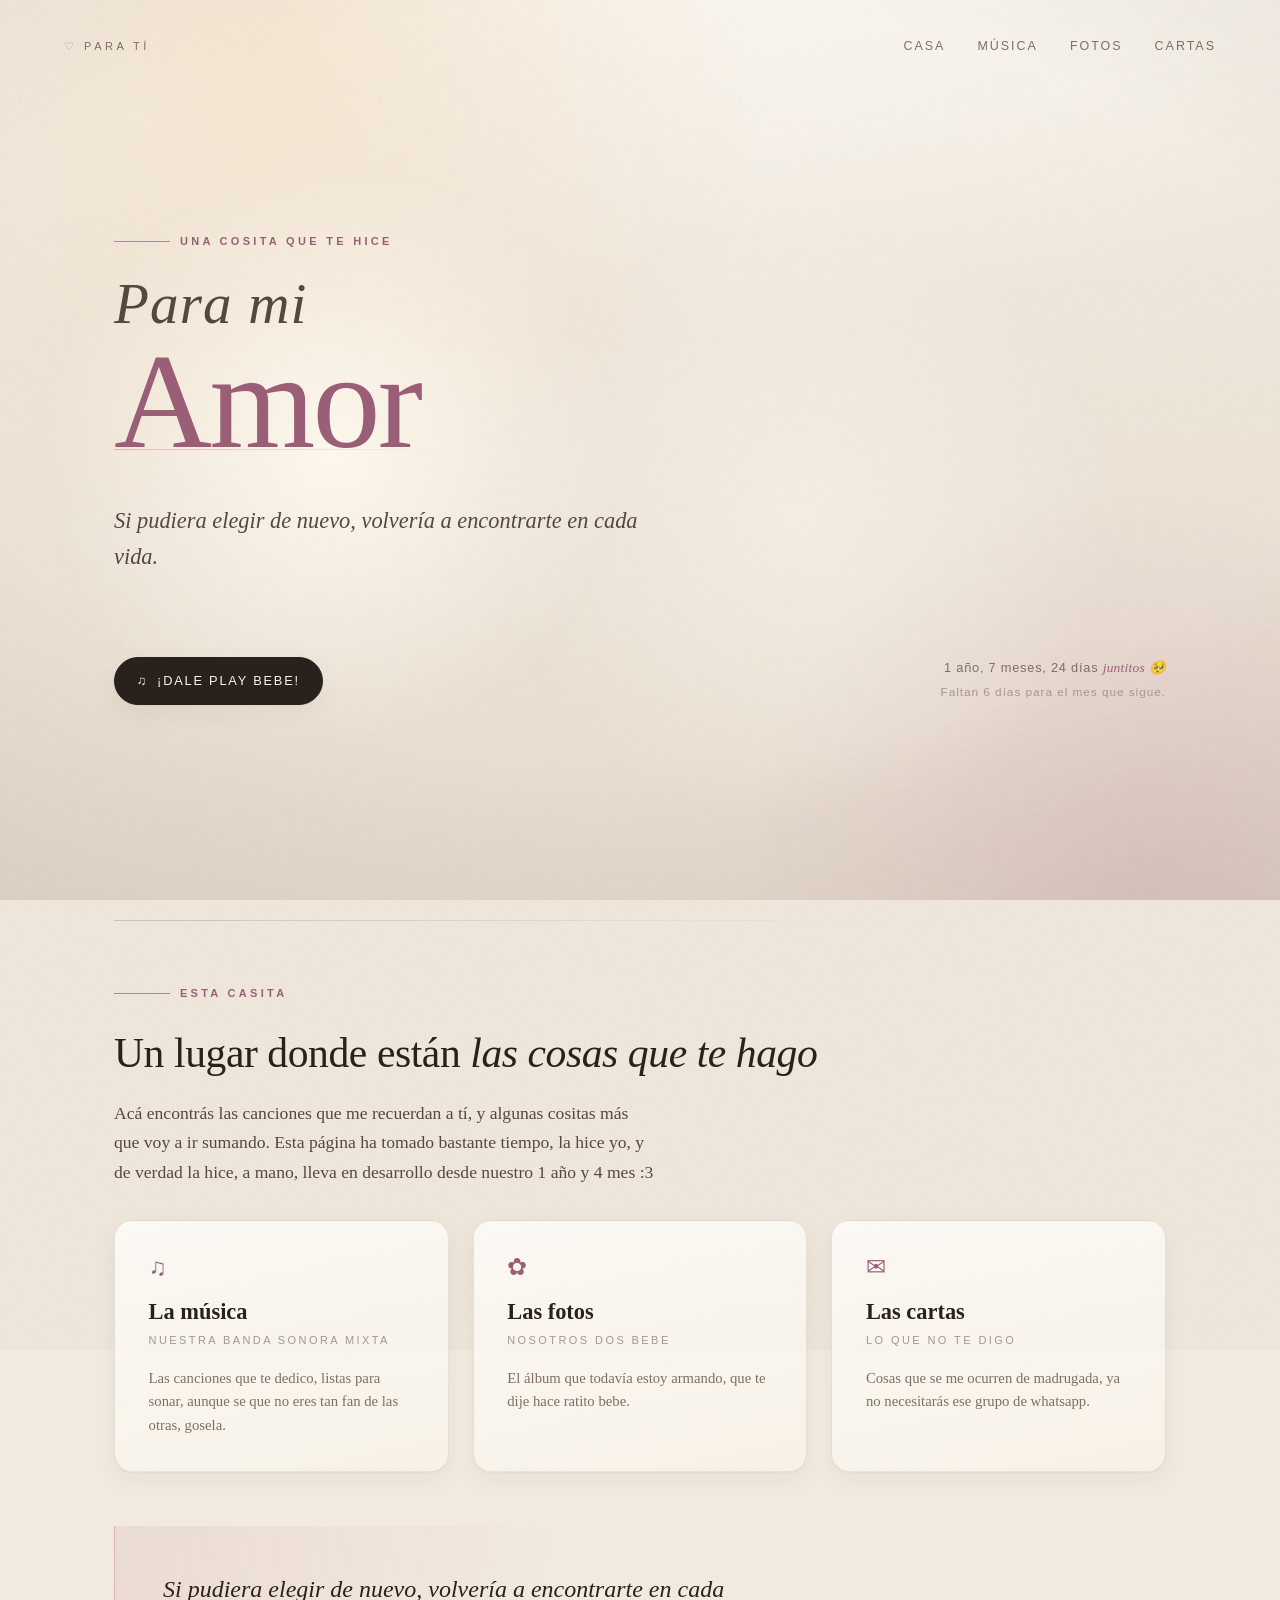
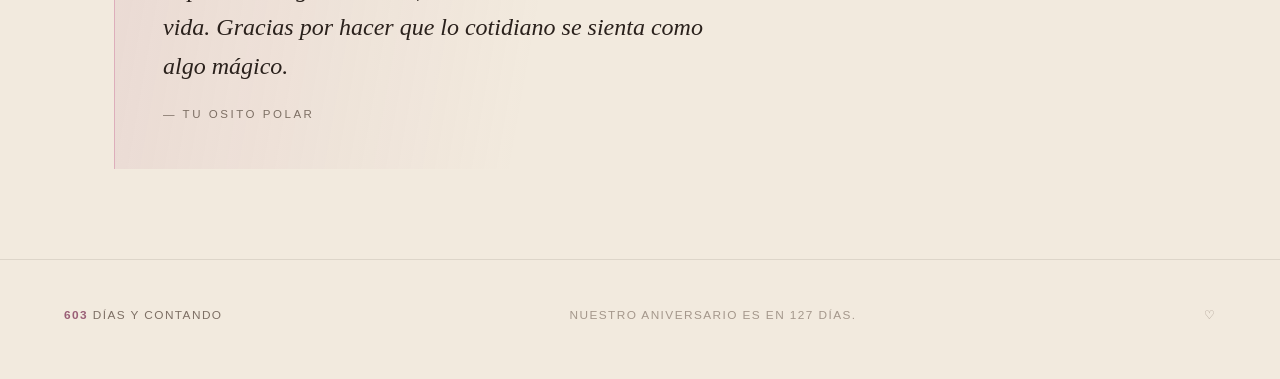
<file: index.html>
<!DOCTYPE html>
<html lang="es">
<head>
<meta charset="utf-8" />
<meta name="viewport" content="width=device-width, initial-scale=1, viewport-fit=cover" />

<title>Para vos ♥</title>
<meta name="description" content="Una casita en internet, hecha a mano, sólo para vos." />
<meta name="theme-color" content="#f2eade" />
<meta name="color-scheme" content="light" />
<meta name="author" content="hecho con todo mi corazón" />

<!-- Privacidad: que esto no aparezca en Google. No es una garantía,
     pero es lo único que se puede hacer en un sitio estático. -->
<meta name="robots" content="noindex, nofollow" />

<!-- Para que se vea lindo cuando compartís el link por WhatsApp -->
<link rel="canonical" href="https://TU-USUARIO.github.io/TU-REPO/" />
<meta property="og:url" content="https://TU-USUARIO.github.io/TU-REPO/" />
<meta property="og:type" content="website" />
<meta property="og:title" content="Para vos ♥" />
<meta property="og:description" content="Una casita en internet, hecha a mano, sólo para vos." />
<meta property="og:image" content="assets/img/og-cover.jpg" />
<meta property="og:locale" content="es_LA" />
<meta name="twitter:card" content="summary_large_image" />

<!-- Para "agregar a la pantalla de inicio" en el celular -->
<link rel="manifest" href="manifest.webmanifest" />
<meta name="apple-mobile-web-app-capable" content="yes" />
<meta name="apple-mobile-web-app-status-bar-style" content="default" />
<meta name="apple-mobile-web-app-title" content="Para vos" />
<link rel="apple-touch-icon" href="assets/img/apple-touch-icon.png" />
<link rel="icon" href="assets/img/favicon.svg" type="image/svg+xml" />

<link rel="stylesheet" href="assets/css/base.css" />
<link rel="stylesheet" href="assets/css/index.css" />
</head>

<body data-page="index">

  <header class="nav">
    <a class="nav-mark" href="index.html"><span class="mark-heart">♡</span> <span data-bind="site.shortTitle">para vos</span></a>
    <nav class="nav-links" aria-label="Secciones">
      <a href="index.html">casa</a>
      <a href="musica.html">música</a>
      <a href="fotos.html">fotos</a>
      <a href="cartas.html">cartas</a>
    </nav>
  </header>

  <main>
    <div class="wrap">

      <section class="hero">
        <p class="eyebrow" data-bind="home.eyebrow">una cosita que hice</p>

        <h1 class="hero-title">
          <span class="title-lead" data-bind="her.greeting">Para mi</span>
          <span id="heroWord">osita</span>
        </h1>

        <div class="phrase-slot" id="phrases" aria-live="polite"></div>

        <div class="hero-foot">
          <a class="btn btn-solid" href="musica.html">
            <span aria-hidden="true">♫</span> ¡Dale Play Bebe!
          </a>
          <p class="hero-meta">
            <span data-counter="sentence"></span><span class="serif-it">juntitos 🥺</span>
            <br />
            <span class="muted small" data-counter="monthly"></span>
          </p>
        </div>
      </section>

      <hr class="rule" />

      <section aria-labelledby="casitaTitle">
        <p class="eyebrow" data-reveal="la casita">esta casita</p>
        <h2 class="section-title" id="casitaTitle" data-reveal="la casita">Un lugar donde están
          <em>las cosas que te hago</em></h2>
        <p class="lede" data-reveal="la casita" data-reveal-delay="80" data-bind="home.intro">
          Acá encontrás las canciones que me recuerdan a vos.
        </p>

        <div class="modules" id="modules"></div>

        <blockquote class="letter" data-reveal="la carta">
          <p data-bind="home.letter">Si pudiera elegir de nuevo, volvería a encontrarte en cada vida.
          Gracias por hacer que lo cotidiano se sienta como algo mágico.</p>
          <footer>— <span data-bind="us.signedBy">el que te escribe esto</span></footer>
        </blockquote>
      </section>

    </div>
  </main>

  <footer class="site-foot">
    <span class="foot-time"><b data-counter="total">·</b> días <span class="nav-hide-xs">y contando</span></span>
    <span data-counter="yearly"></span>
    <a href="index.html">♡</a>
  </footer>

  <script src="config.js"></script>
  <script src="tracks.js"></script>
  <script src="assets/js/app.js"></script>
</body>
</html>
</file>
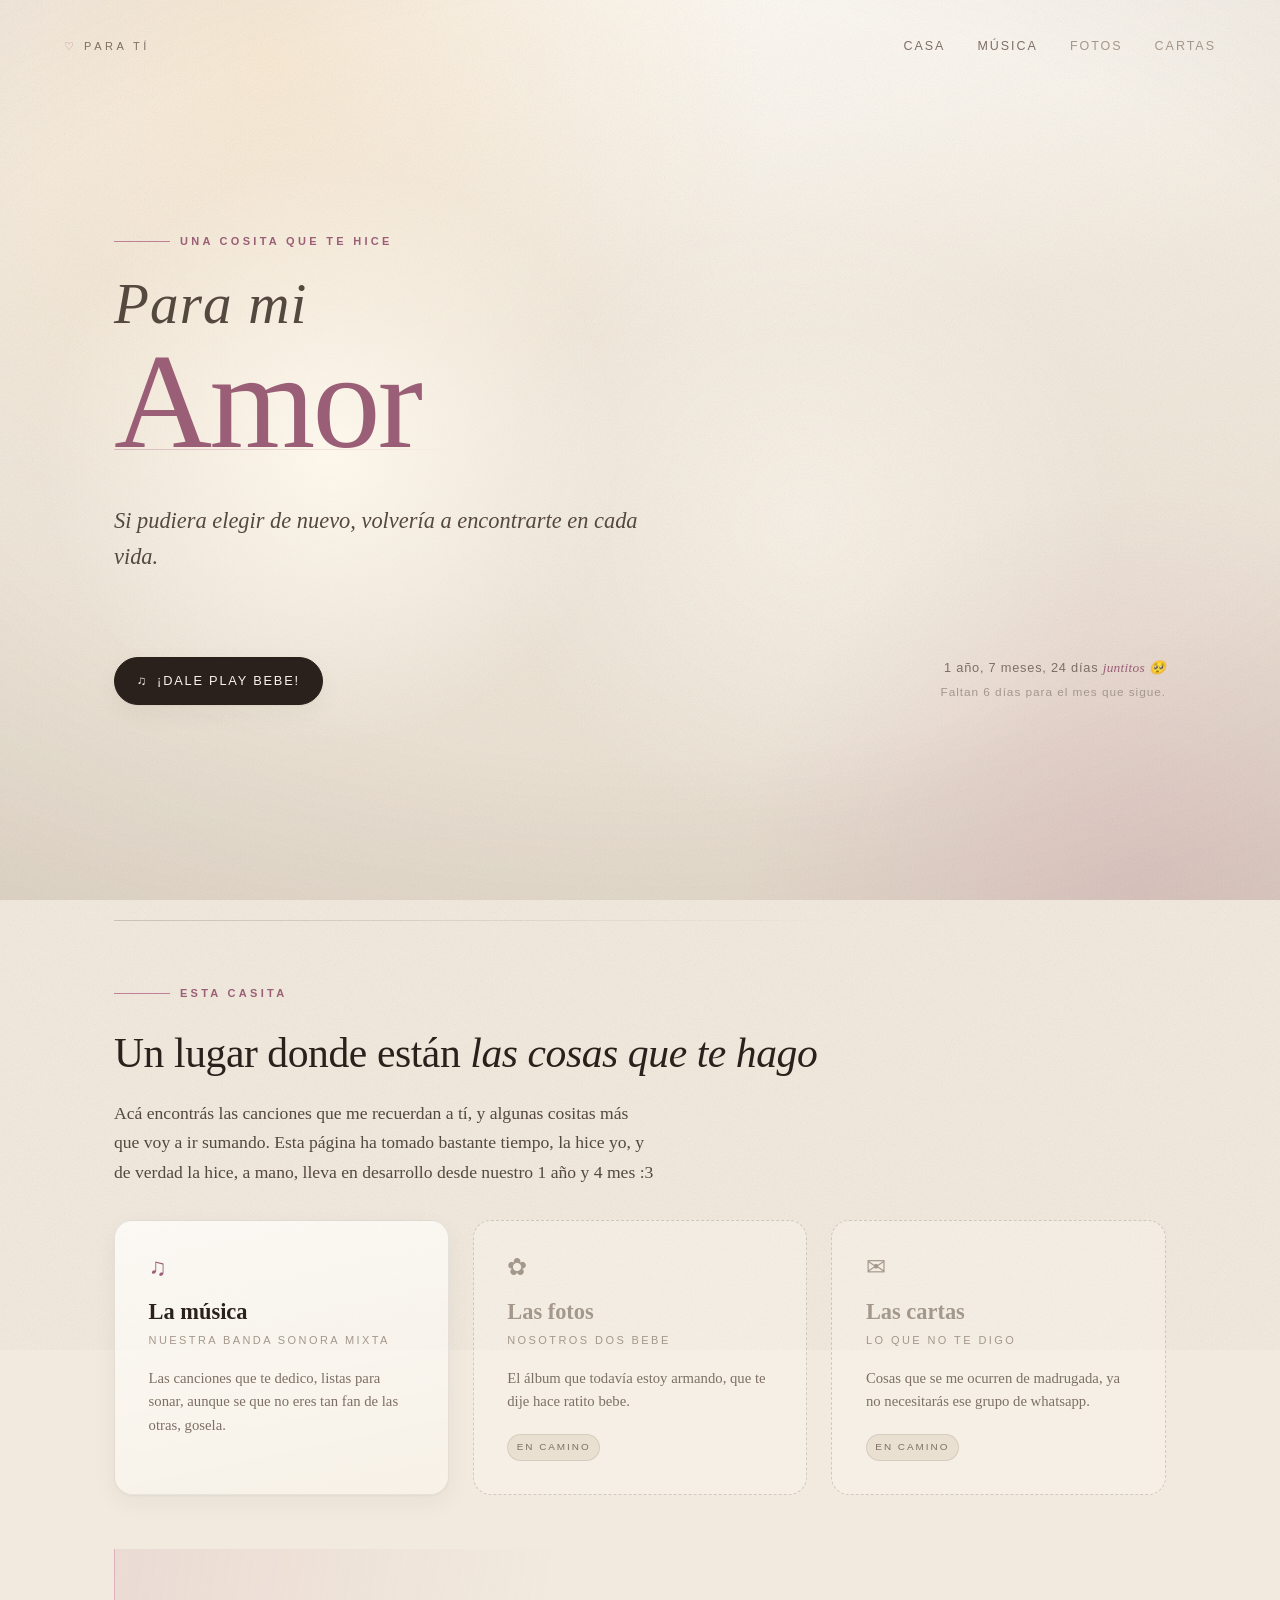
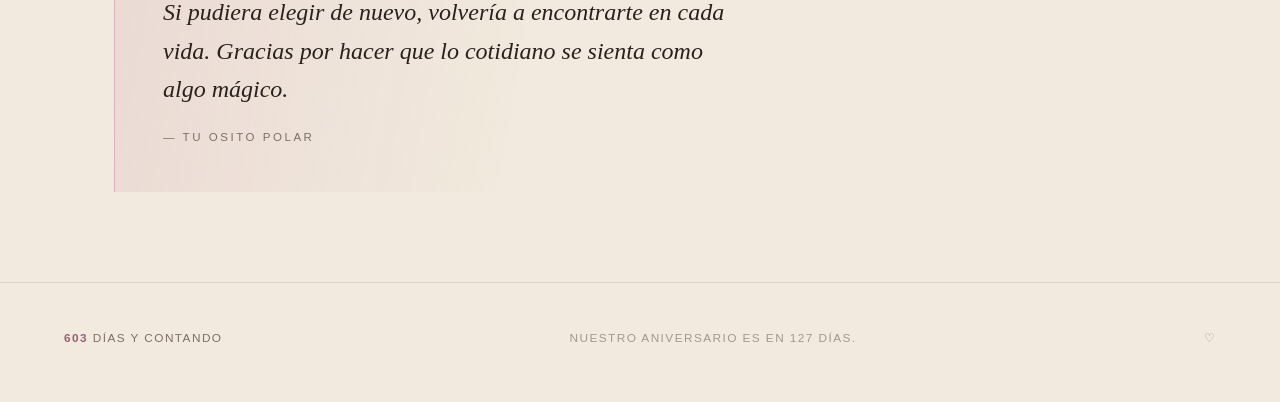
<file: sitio/index.html>
<!DOCTYPE html>
<html lang="es">
<head>
<meta charset="utf-8" />
<meta name="viewport" content="width=device-width, initial-scale=1, viewport-fit=cover" />

<title>Para vos ♥</title>
<meta name="description" content="Una casita en internet, hecha a mano, sólo para vos." />
<meta name="theme-color" content="#f2eade" />
<meta name="color-scheme" content="light" />
<meta name="author" content="hecho con todo mi corazón" />

<!-- Privacidad: que esto no aparezca en Google. No es una garantía,
     pero es lo único que se puede hacer en un sitio estático. -->
<meta name="robots" content="noindex, nofollow" />

<!-- Para que se vea lindo cuando compartís el link por WhatsApp -->
<link rel="canonical" href="https://TU-USUARIO.github.io/TU-REPO/" />
<meta property="og:url" content="https://TU-USUARIO.github.io/TU-REPO/" />
<meta property="og:type" content="website" />
<meta property="og:title" content="Para vos ♥" />
<meta property="og:description" content="Una casita en internet, hecha a mano, sólo para vos." />
<meta property="og:image" content="assets/img/og-cover.jpg" />
<meta property="og:locale" content="es_LA" />
<meta name="twitter:card" content="summary_large_image" />

<!-- Para "agregar a la pantalla de inicio" en el celular -->
<link rel="manifest" href="manifest.webmanifest" />
<meta name="apple-mobile-web-app-capable" content="yes" />
<meta name="apple-mobile-web-app-status-bar-style" content="default" />
<meta name="apple-mobile-web-app-title" content="Para vos" />
<link rel="apple-touch-icon" href="assets/img/apple-touch-icon.png" />
<link rel="icon" href="assets/img/favicon.svg" type="image/svg+xml" />

<link rel="stylesheet" href="assets/css/base.css" />
<link rel="stylesheet" href="assets/css/index.css" />
</head>

<body data-page="index">

  <header class="nav">
    <a class="nav-mark" href="index.html"><span class="mark-heart">♡</span> <span data-bind="site.shortTitle">para vos</span></a>
    <nav class="nav-links" aria-label="Secciones">
      <a href="index.html">casa</a>
      <a href="musica.html">música</a>
      <a href="fotos.html" data-soon="true" class="nav-hide-xs">fotos</a>
      <a href="cartas.html" data-soon="true">cartas</a>
    </nav>
  </header>

  <main>
    <div class="wrap">

      <section class="hero">
        <p class="eyebrow" data-bind="home.eyebrow">una cosita que hice</p>

        <h1 class="hero-title">
          <span class="title-lead" data-bind="her.greeting">Para mi</span>
          <span id="heroWord">osita</span>
        </h1>

        <div class="phrase-slot" id="phrases" aria-live="polite"></div>

        <div class="hero-foot">
          <a class="btn btn-solid" href="musica.html">
            <span aria-hidden="true">♫</span> ¡Dale Play Bebe!
          </a>
          <p class="hero-meta">
            <span data-counter="sentence"></span><span class="serif-it">juntitos 🥺</span>
            <br />
            <span class="muted small" data-counter="monthly"></span>
          </p>
        </div>
      </section>

      <hr class="rule" />

      <section aria-labelledby="casitaTitle">
        <p class="eyebrow" data-reveal="la casita">esta casita</p>
        <h2 class="section-title" id="casitaTitle" data-reveal="la casita">Un lugar donde están
          <em>las cosas que te hago</em></h2>
        <p class="lede" data-reveal="la casita" data-reveal-delay="80" data-bind="home.intro">
          Acá encontrás las canciones que me recuerdan a vos.
        </p>

        <div class="modules" id="modules"></div>

        <blockquote class="letter" data-reveal="la carta">
          <p data-bind="home.letter">Si pudiera elegir de nuevo, volvería a encontrarte en cada vida.
          Gracias por hacer que lo cotidiano se sienta como algo mágico.</p>
          <footer>— <span data-bind="us.signedBy">el que te escribe esto</span></footer>
        </blockquote>
      </section>

    </div>
  </main>

  <footer class="site-foot">
    <span class="foot-time"><b data-counter="total">·</b> días <span class="nav-hide-xs">y contando</span></span>
    <span data-counter="yearly"></span>
    <a href="index.html">♡</a>
  </footer>

  <script src="config.js"></script>
  <script src="tracks.js"></script>
  <script src="assets/js/app.js"></script>
</body>
</html>
</file>
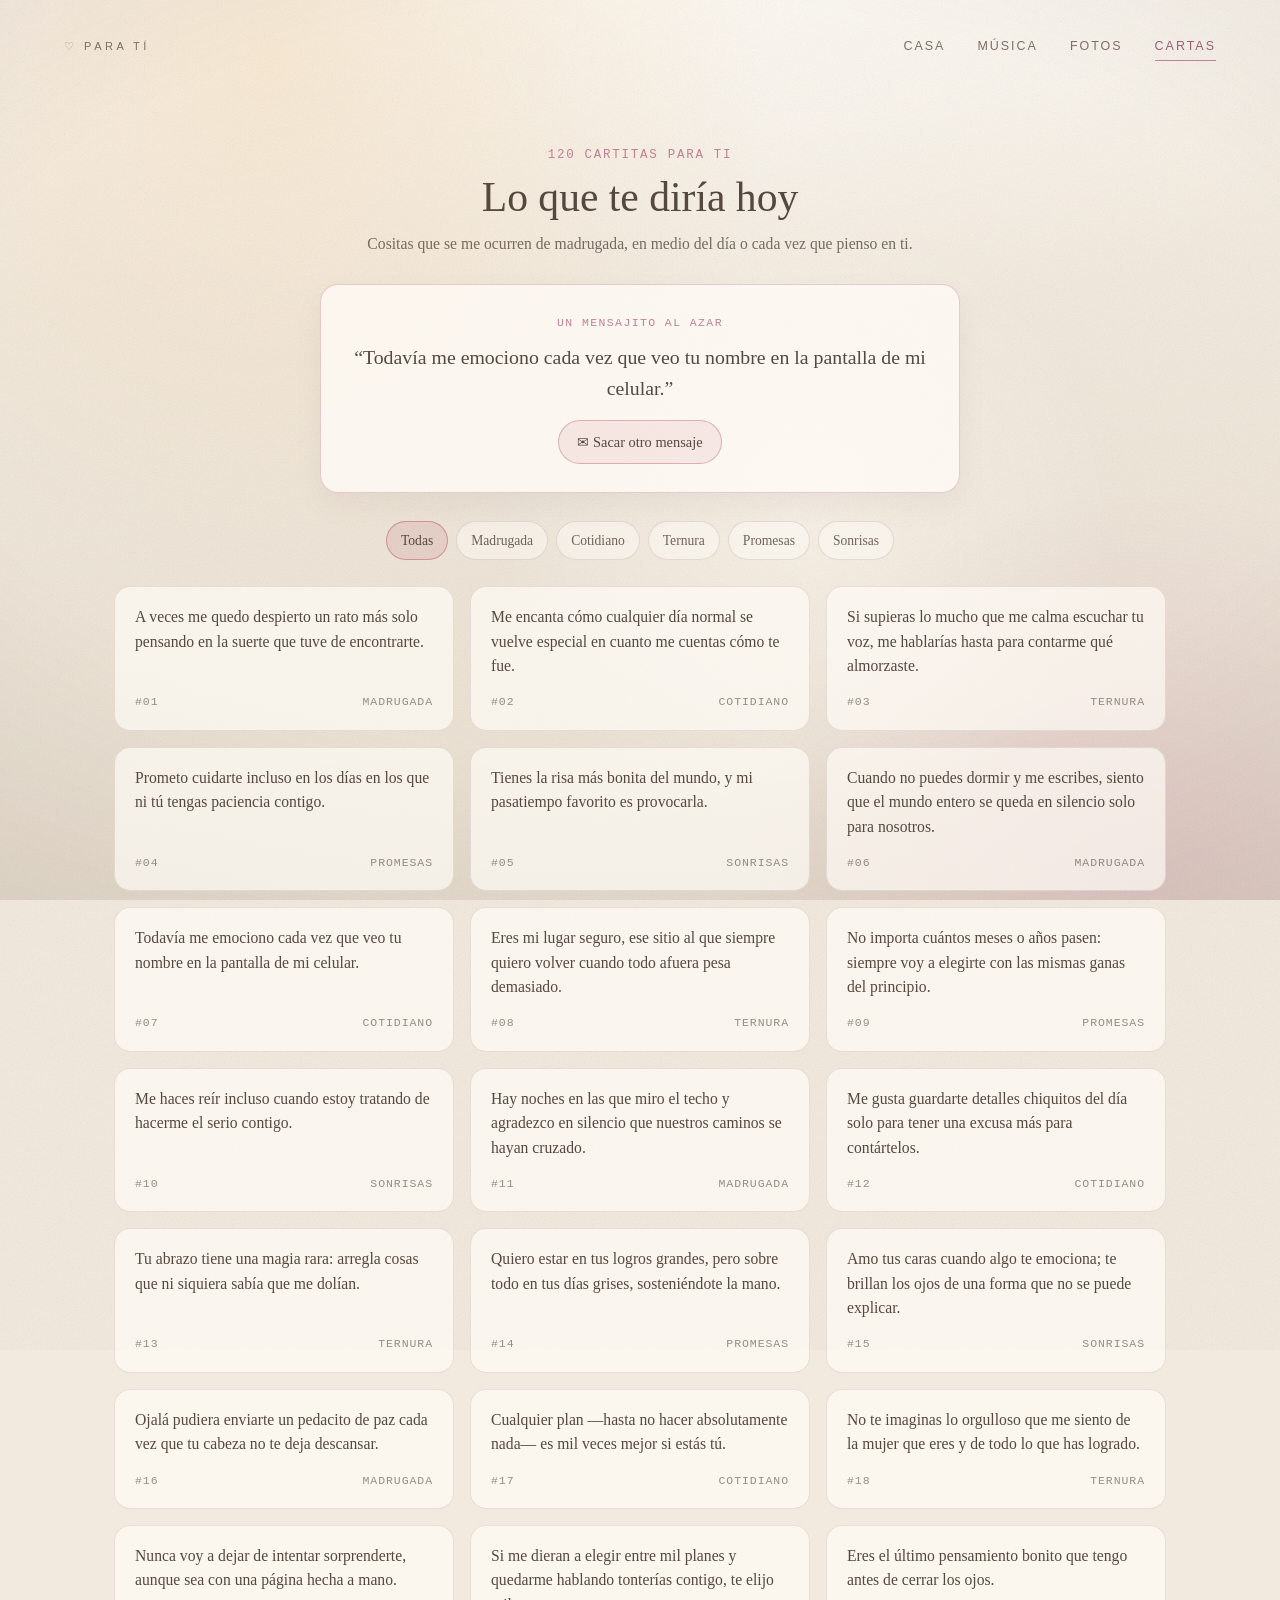
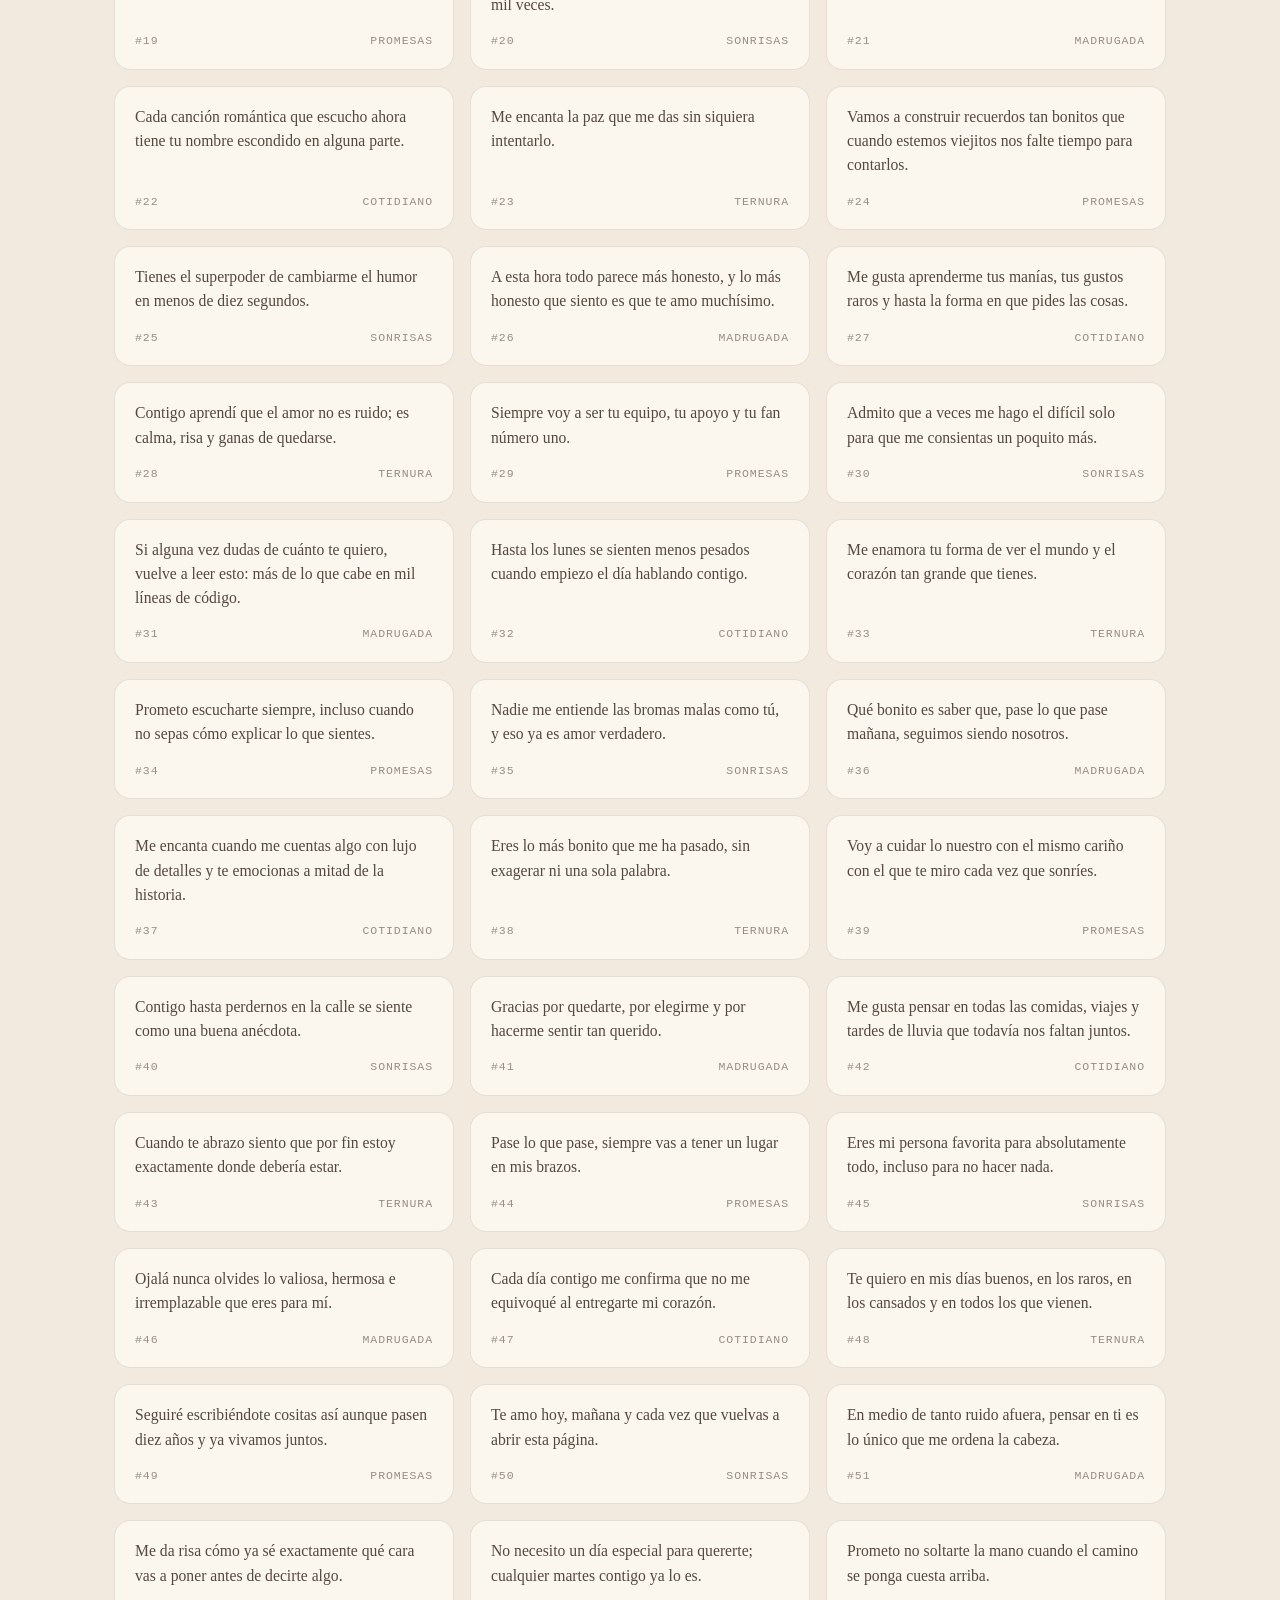
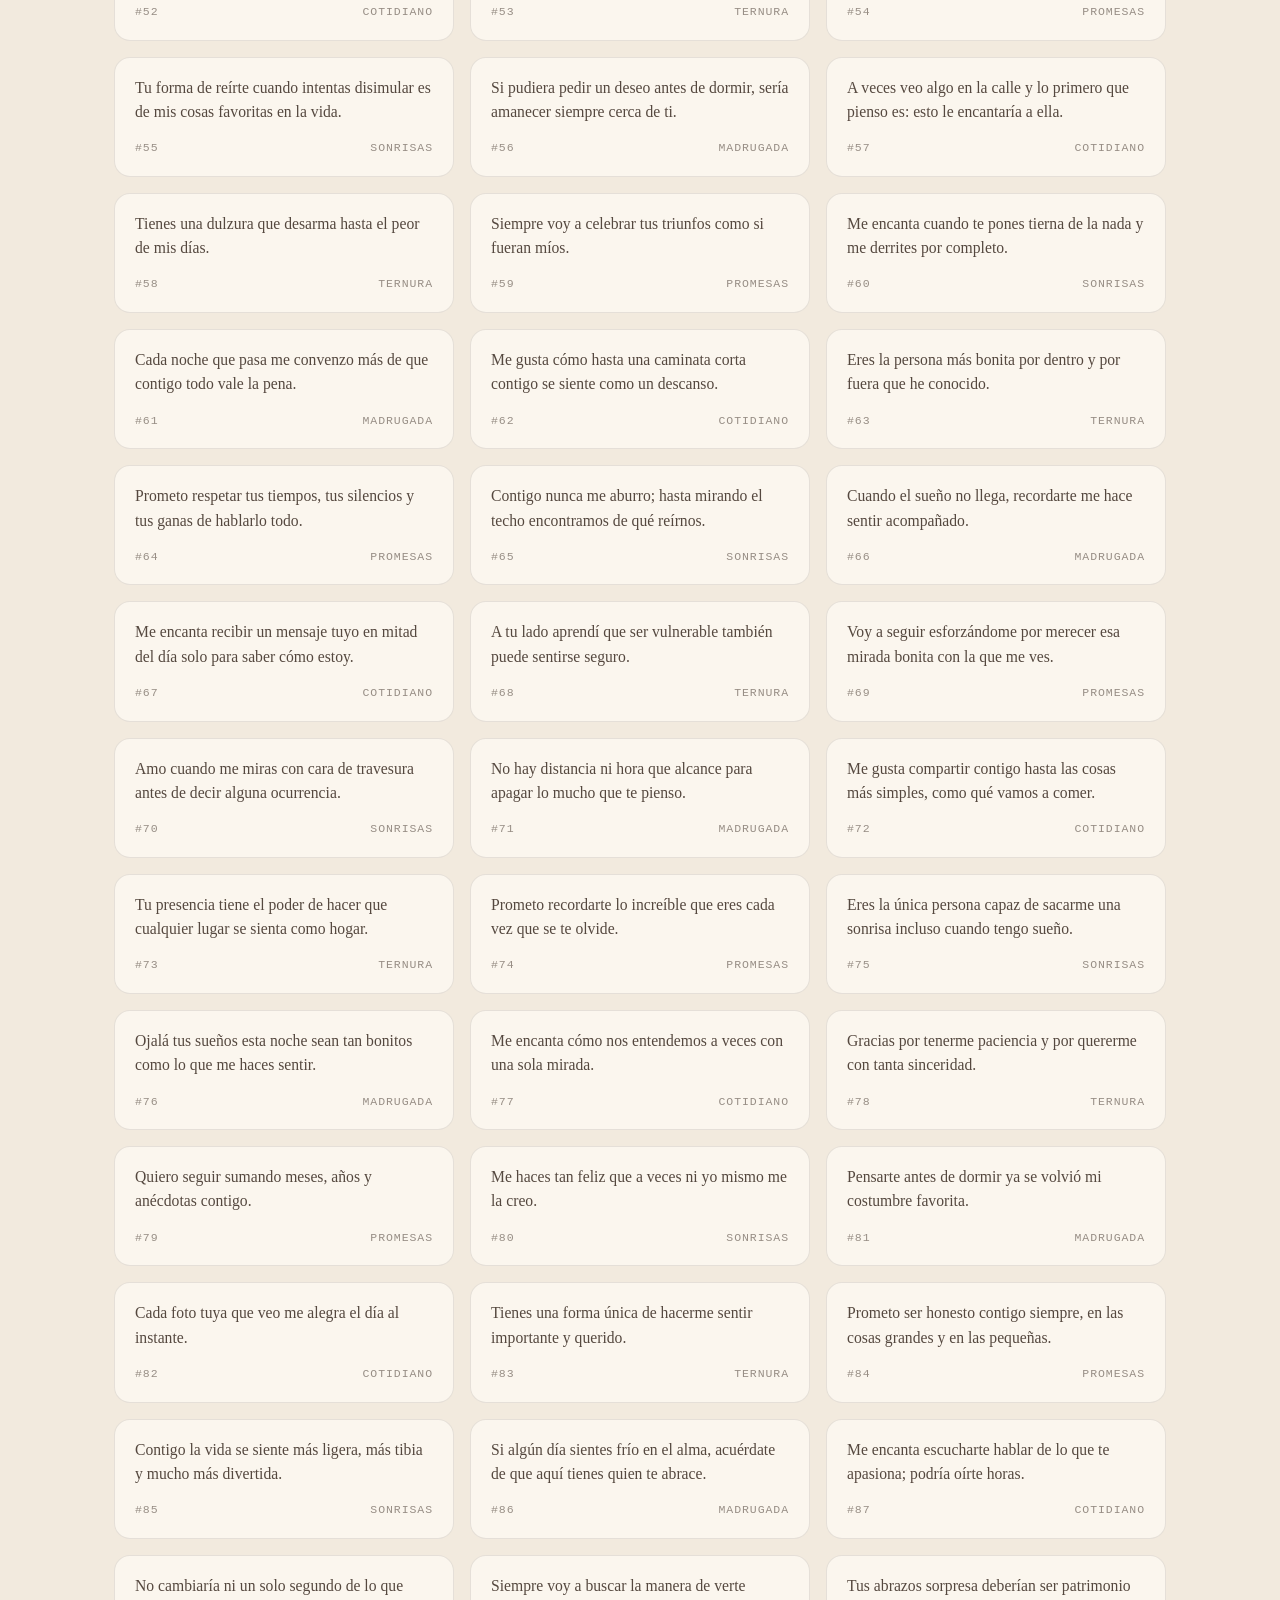
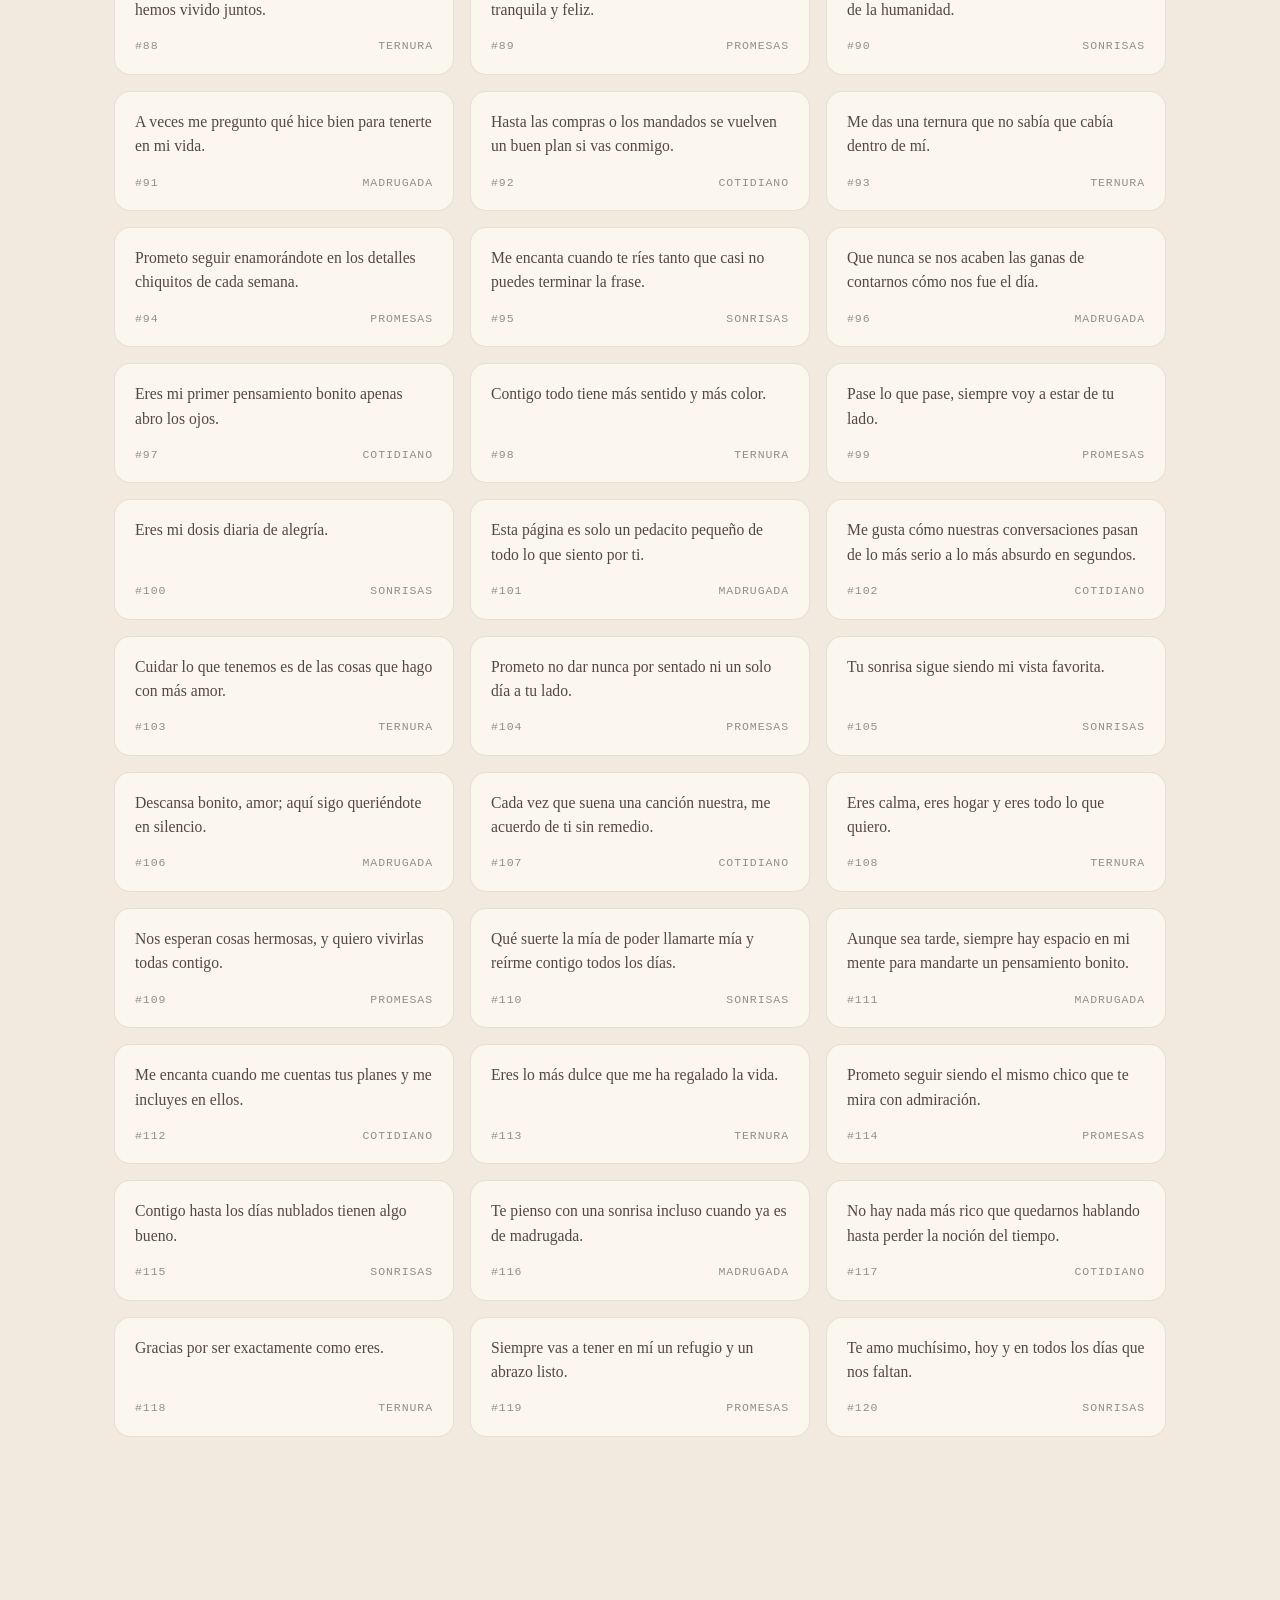
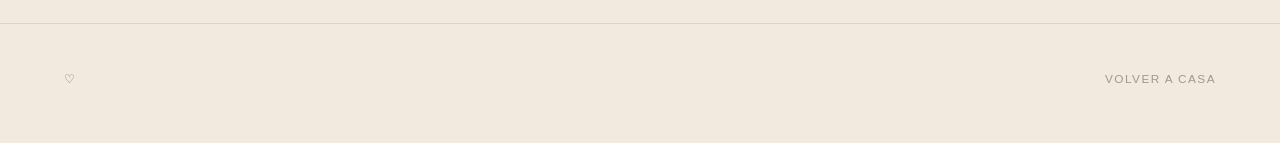
<file: cartas.html>
<!DOCTYPE html>
<html lang="es">
<head>
<meta charset="utf-8" />
<meta name="viewport" content="width=device-width, initial-scale=1" />
<title>Las cartas ♥</title>
<meta name="description" content="50 mensajes de amor y cosas que se me ocurren de madrugada." />
<meta name="theme-color" content="#f2eade" />
<meta name="robots" content="noindex, nofollow" />
<link rel="manifest" href="manifest.webmanifest" />
<link rel="apple-touch-icon" href="assets/img/apple-touch-icon.png" />
<link rel="icon" href="assets/img/favicon.svg" type="image/svg+xml" />
<link rel="stylesheet" href="assets/css/base.css" />
<link rel="stylesheet" href="assets/css/cartas.css" />
</head>
<body data-page="cartas">

  <header class="nav">
    <a class="nav-mark" href="index.html"><span class="mark-heart">♡</span> <span data-bind="site.shortTitle">para vos</span></a>
    <nav class="nav-links" aria-label="Secciones">
      <a href="index.html">casa</a>
      <a href="musica.html">música</a>
      <a href="fotos.html">fotos</a>
      <a href="cartas.html" aria-current="page">cartas</a>
    </nav>
  </header>

  <main class="wrap cartas-page">
    <header class="cartas-header">
      <p class="cartas-eyebrow">120 cartitas para ti</p>
      <h1 class="cartas-title">Lo que te diría hoy</h1>
      <p class="cartas-sub">
        Cositas que se me ocurren de madrugada, en medio del día o cada vez que pienso en ti.
      </p>
    </header>

    <section class="carta-spotlight" aria-label="Mensaje al azar">
      <p class="spotlight-label">un mensajito al azar</p>
      <p id="spotlightText" class="spotlight-text"></p>
      <button id="randomCartaBtn" class="btn-random" type="button">✉ Sacar otro mensaje</button>
    </section>

    <div id="cartasFilters" class="cartas-filters" aria-label="Filtrar mensajes por categoría"></div>

    <section id="cartasGrid" class="cartas-grid" aria-label="Lista de mensajes"></section>
  </main>

  <footer class="site-foot">
    <span class="foot-time">♡</span>
    <a href="index.html">volver a casa</a>
  </footer>

  <script src="config.js"></script>
  <script src="tracks.js"></script>
  <script src="cartas.js"></script>
  <script src="assets/js/app.js"></script>
  <script src="assets/js/cartas.js"></script>
</body>
</html>
</file>
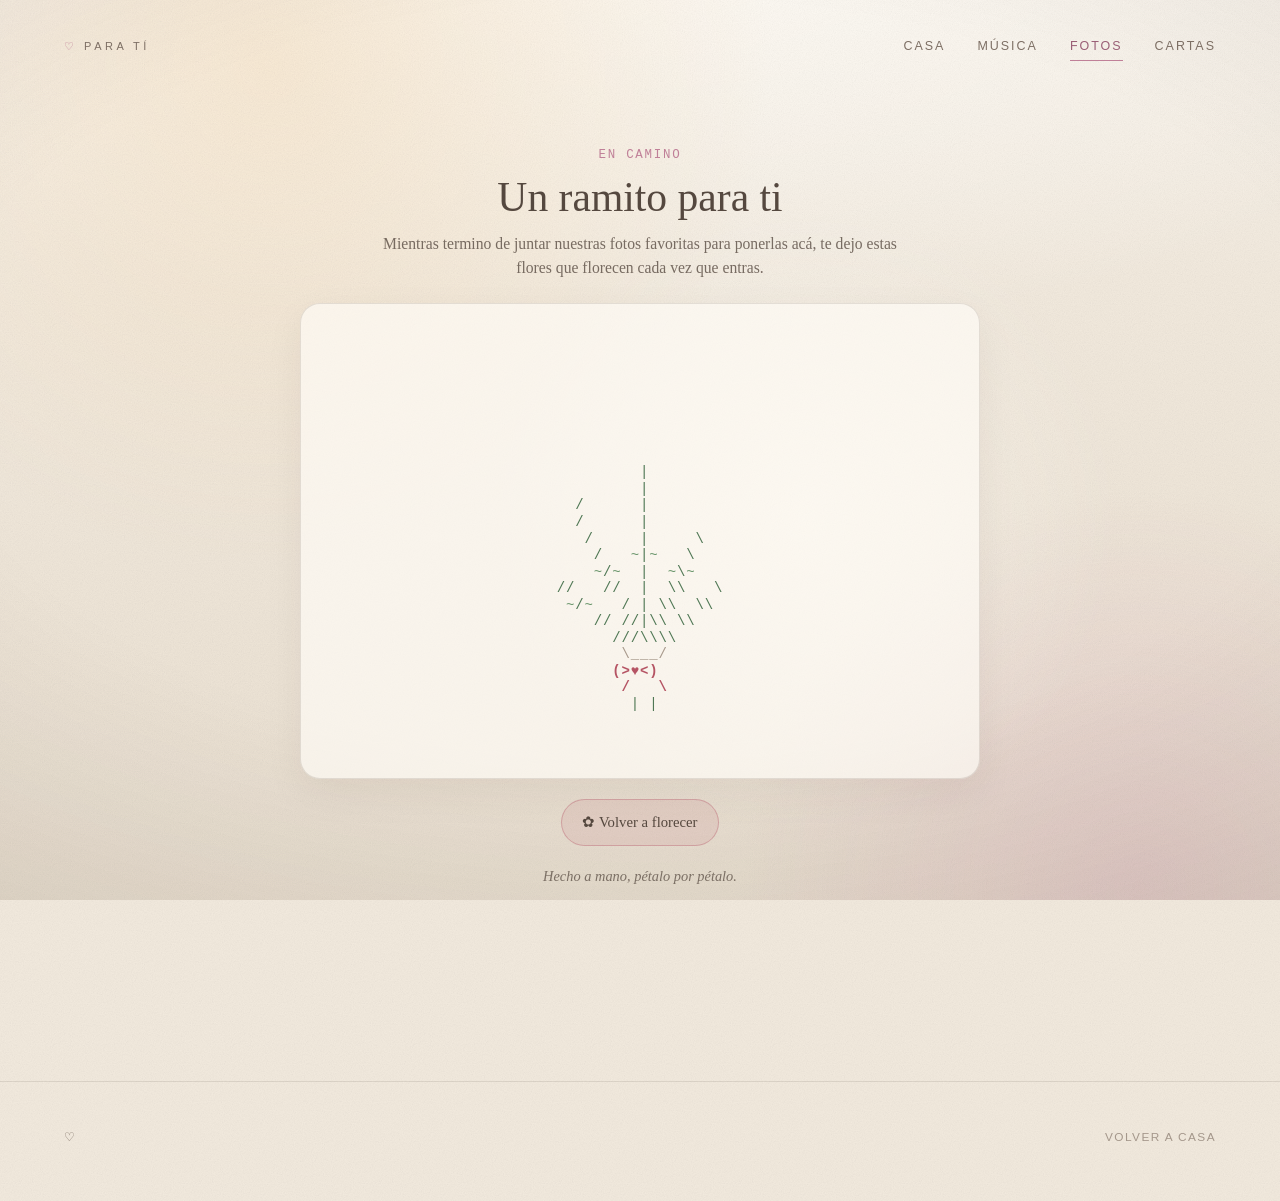
<file: fotos.html>
<!DOCTYPE html>
<html lang="es">
<head>
<meta charset="utf-8" />
<meta name="viewport" content="width=device-width, initial-scale=1" />
<title>Las fotos ♥</title>
<meta name="description" content="Un ramito de flores mientras armamos el álbum." />
<meta name="theme-color" content="#f2eade" />
<meta name="robots" content="noindex, nofollow" />
<link rel="manifest" href="manifest.webmanifest" />
<link rel="apple-touch-icon" href="assets/img/apple-touch-icon.png" />
<link rel="icon" href="assets/img/favicon.svg" type="image/svg+xml" />
<link rel="stylesheet" href="assets/css/base.css" />
<link rel="stylesheet" href="assets/css/fotos.css" />
</head>
<body data-page="fotos">

  <header class="nav">
    <a class="nav-mark" href="index.html"><span class="mark-heart">♡</span> <span data-bind="site.shortTitle">para vos</span></a>
    <nav class="nav-links" aria-label="Secciones">
      <a href="index.html">casa</a>
      <a href="musica.html">música</a>
      <a href="fotos.html" aria-current="page">fotos</a>
      <a href="cartas.html">cartas</a>
    </nav>
  </header>

  <main class="wrap bouquet-page">
    <div class="bouquet-header">
      <p class="bouquet-eyebrow">en camino</p>
      <h1 class="bouquet-title">Un ramito para ti</h1>
      <p class="bouquet-sub">
        Mientras termino de juntar nuestras fotos favoritas para ponerlas acá,
        te dejo estas flores que florecen cada vez que entras.
      </p>
    </div>

    <section class="bouquet-stage" aria-label="Animación de un ramo de flores ASCII">
      <pre id="asciiBouquet" class="ascii-canvas" aria-hidden="true"></pre>
    </section>

    <div class="bouquet-actions">
      <button id="replayBloom" class="btn-bloom" type="button">✿ Volver a florecer</button>
    </div>

    <p class="bouquet-note">Hecho a mano, pétalo por pétalo.</p>
  </main>

  <footer class="site-foot">
    <span class="foot-time">♡</span>
    <a href="index.html">volver a casa</a>
  </footer>

  <script src="config.js"></script>
  <script src="tracks.js"></script>
  <script src="assets/js/app.js"></script>
  <script src="assets/js/fotos.js"></script>
</body>
</html>
</file>
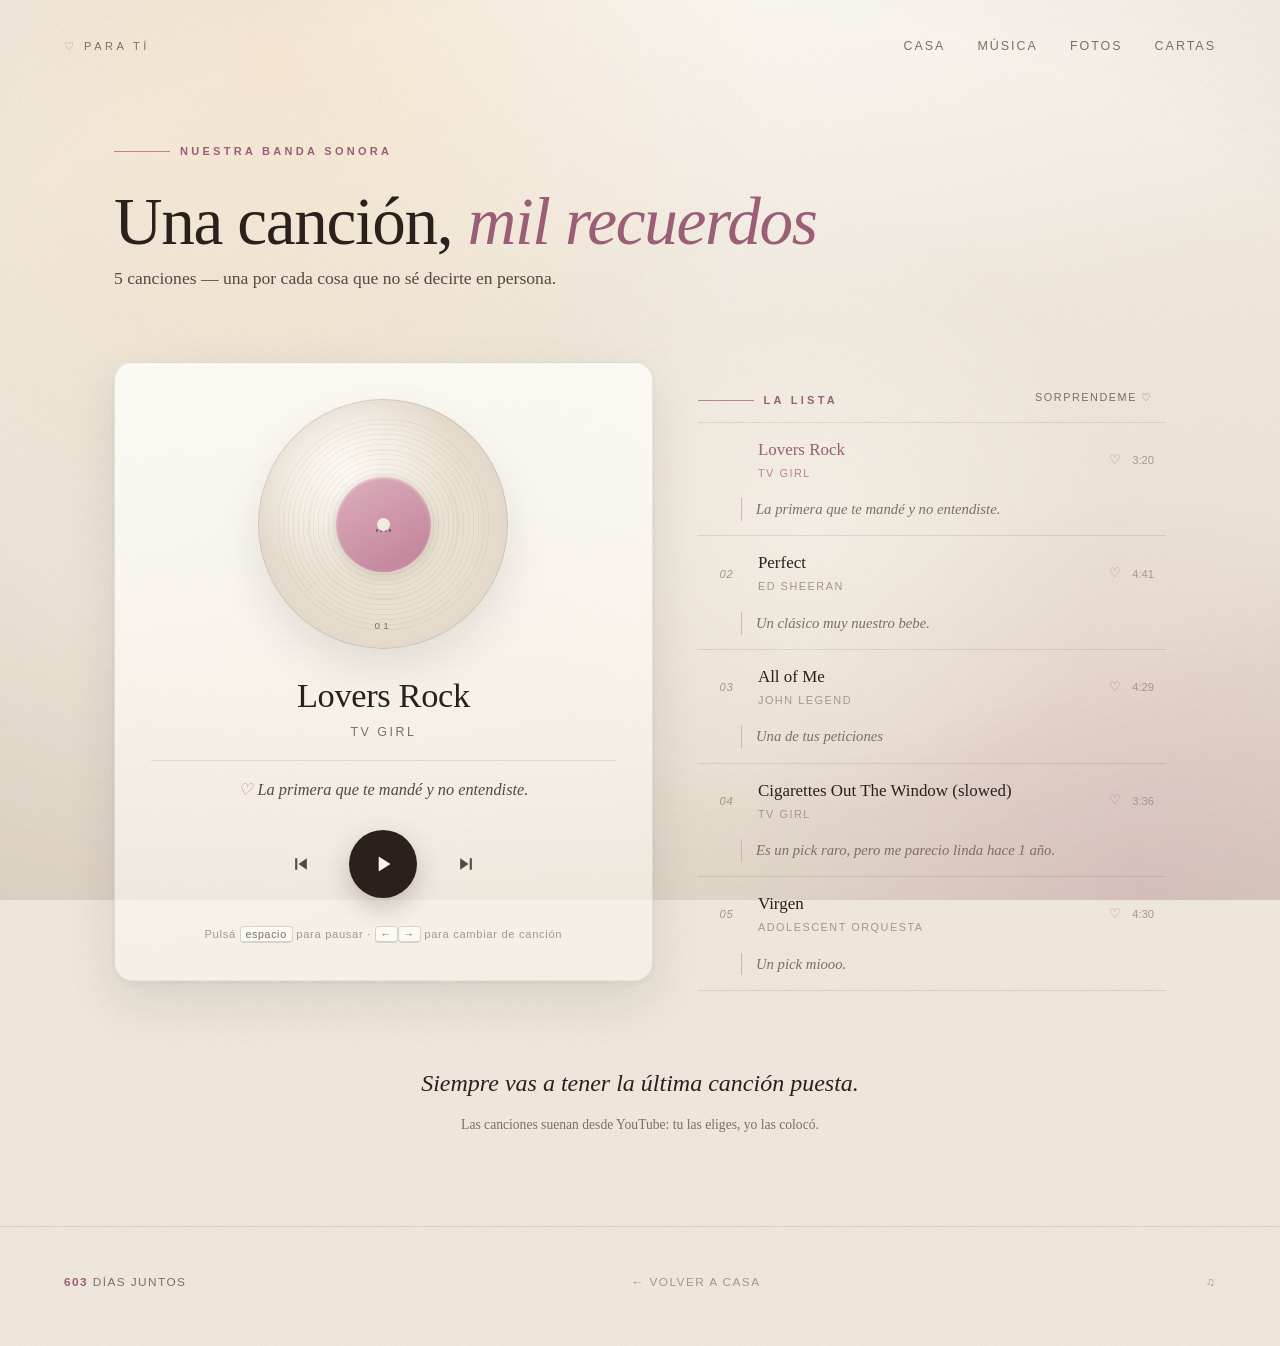
<file: musica.html>
<!DOCTYPE html>
<html lang="es">
<head>
<meta charset="utf-8" />
<meta name="viewport" content="width=device-width, initial-scale=1, viewport-fit=cover" />

<title>La música ♥</title>
<meta name="description" content="Nuestra banda sonora. Las canciones que me recuerdan a tí." />
<meta name="theme-color" content="#f2eade" />
<meta name="color-scheme" content="light" />
<meta name="robots" content="noindex, nofollow" />

<link rel="canonical" href="https://TU-USUARIO.github.io/TU-REPO/" />
<meta property="og:url" content="https://TU-USUARIO.github.io/TU-REPO/" />
<meta property="og:type" content="website" />
<meta property="og:title" content="La música ♥" />
<meta property="og:description" content="Nuestra banda sonora." />
<meta property="og:image" content="assets/img/og-cover.jpg" />
<meta name="twitter:card" content="summary_large_image" />

<link rel="manifest" href="manifest.webmanifest" />
<meta name="apple-mobile-web-app-capable" content="yes" />
<meta name="apple-mobile-web-app-status-bar-style" content="default" />
<meta name="apple-mobile-web-app-title" content="Para tí" />
<link rel="apple-touch-icon" href="assets/img/apple-touch-icon.png" />
<link rel="icon" href="assets/img/favicon.svg" type="image/svg+xml" />

<link rel="stylesheet" href="assets/css/base.css" />
<link rel="stylesheet" href="assets/css/musica.css" />
</head>

<body data-page="musica" data-source="none">

  <header class="nav">
    <a class="nav-mark" href="index.html"><span class="mark-heart">♡</span> <span data-bind="site.shortTitle">para tí</span></a>
    <nav class="nav-links" aria-label="Secciones">
      <a href="index.html">casa</a>
      <a href="musica.html">música</a>
      <a href="fotos.html" class="nav-hide-xs">fotos</a>
      <a href="cartas.html">cartas</a>
    </nav>
  </header>

  <main class="wrap">

    <section class="musica-head">
      <p class="eyebrow">nuestra banda sonora</p>
      <h1 class="musica-title">Una canción, <em>mil recuerdos</em></h1>
      <p class="lede" id="trackCount">—</p>
    </section>

    <div class="player">

      <!-- ── IZQUIERDA: lo que está sonando ─────────────────────────── -->
      <section class="stage" aria-label="Reproduciendo ahora">

        <div class="stage-frame" id="ytHost">
          <!-- el iframe de YouTube se monta acá -->
        </div>

        <div class="stage-cover" id="cover" aria-hidden="true">
          <div class="cover-ring"></div>
          <div class="cover-grooves"></div>
          <div class="cover-center"><span class="eq"><i></i><i></i><i></i><i></i></span></div>
          <span class="cover-number" id="coverNumber">01</span>
        </div>

        <div class="now">
          <h2 class="now-title" id="nowTitle">Elegí una canción</h2>
          <p class="now-artist" id="nowArtist">—</p>
          <p class="now-note" id="nowNote" hidden></p>
          <p class="now-hint" id="emptyHint" hidden>
            Todavía no le puse el enlace de esta canción.
            <a class="link-under" id="ytSearch" href="https://www.youtube.com/" target="_blank" rel="noopener noreferrer">Escuchala en YouTube ↗</a>
          </p>
        </div>

        <div class="controls">
          <button class="ctl" id="prevBtn" type="button" title="Anterior" aria-label="Canción anterior">
            <svg viewBox="0 0 24 24" aria-hidden="true"><path d="M19 5v14L9 12l10-7zM5 5h2.5v14H5z"/></svg>
          </button>
          <button class="ctl ctl-play" id="playBtn" type="button" title="Reproducir o pausar" aria-label="Reproducir">
            <svg class="ico-play" viewBox="0 0 24 24" aria-hidden="true"><path d="M8 5v14l11-7z"/></svg>
            <svg class="ico-pause" viewBox="0 0 24 24" aria-hidden="true"><path d="M7 5h3.5v14H7zM13.5 5H17v14h-3.5z"/></svg>
          </button>
          <button class="ctl" id="nextBtn" type="button" title="Siguiente" aria-label="Canción siguiente">
            <svg viewBox="0 0 24 24" aria-hidden="true"><path d="M5 5v14l10-7L5 5zm11.5 0H19v14h-2.5z"/></svg>
          </button>
        </div>

        <div class="seek-row" id="seekRow" hidden>
          <span class="time" id="curTime">0:00</span>
          <div class="seek" id="seek" role="slider" tabindex="0"
               aria-label="Posición en la canción" aria-valuemin="0" aria-valuemax="100" aria-valuenow="0">
            <div class="seek-rail"></div>
            <div class="seek-fill" id="seekFill"></div>
            <div class="seek-dot" id="seekDot"></div>
          </div>
          <span class="time" id="durTime">0:00</span>
        </div>

        <div class="util-row" id="utilRow" hidden>
          <label class="vol">
            <svg viewBox="0 0 24 24" aria-hidden="true"><path d="M4 9v6h4l5 4V5L8 9H4zm12.5 3a4.5 4.5 0 0 0-2.5-4v8a4.5 4.5 0 0 0 2.5-4z"/></svg>
            <input type="range" id="volume" min="0" max="1" step="0.01" aria-label="Volumen" />
          </label>
          <button class="chip" id="shuffleBtn" type="button" aria-pressed="false">aleatorio</button>
          <button class="chip" id="repeatBtn" type="button" aria-pressed="false">repetir</button>
          <a class="chip chip-link" id="openSource" href="https://www.youtube.com/" target="_blank" rel="noopener noreferrer" hidden>abrir en youtube ↗</a>
        </div>

        <p class="stage-note">Pulsá <kbd>espacio</kbd> para pausar · <kbd>←</kbd><kbd>→</kbd> para cambiar de canción</p>
      </section>

      <!-- ── DERECHA: la lista ──────────────────────────────────────── -->
      <section class="tracks" aria-label="Lista de canciones">
        <div class="tracks-head">
          <span class="eyebrow">la lista</span>
          <button class="btn btn-ghost" id="shuffleAllBtn" type="button">sorprendeme ♡</button>
        </div>
        <ol class="track-list" id="trackList"></ol>
      </section>

    </div>

    <div class="musica-foot" data-reveal="pie">
      <p class="serif-it" id="footNote">Siempre vas a tener la última canción puesta.</p>
      <p class="muted small">Las canciones suenan desde YouTube: tu las eliges, yo las colocó.</p>
    </div>

  </main>

  <footer class="site-foot">
    <span class="foot-time"><b data-counter="total">·</b> días juntos</span>
    <a href="index.html">← volver a casa</a>
    <a href="musica.html">♫</a>
  </footer>

  <audio id="audio" preload="metadata"></audio>

  <script src="config.js"></script>
  <script src="tracks.js"></script>
  <script src="assets/js/app.js"></script>
  <script src="assets/js/player.js"></script>
</body>
</html>
</file>
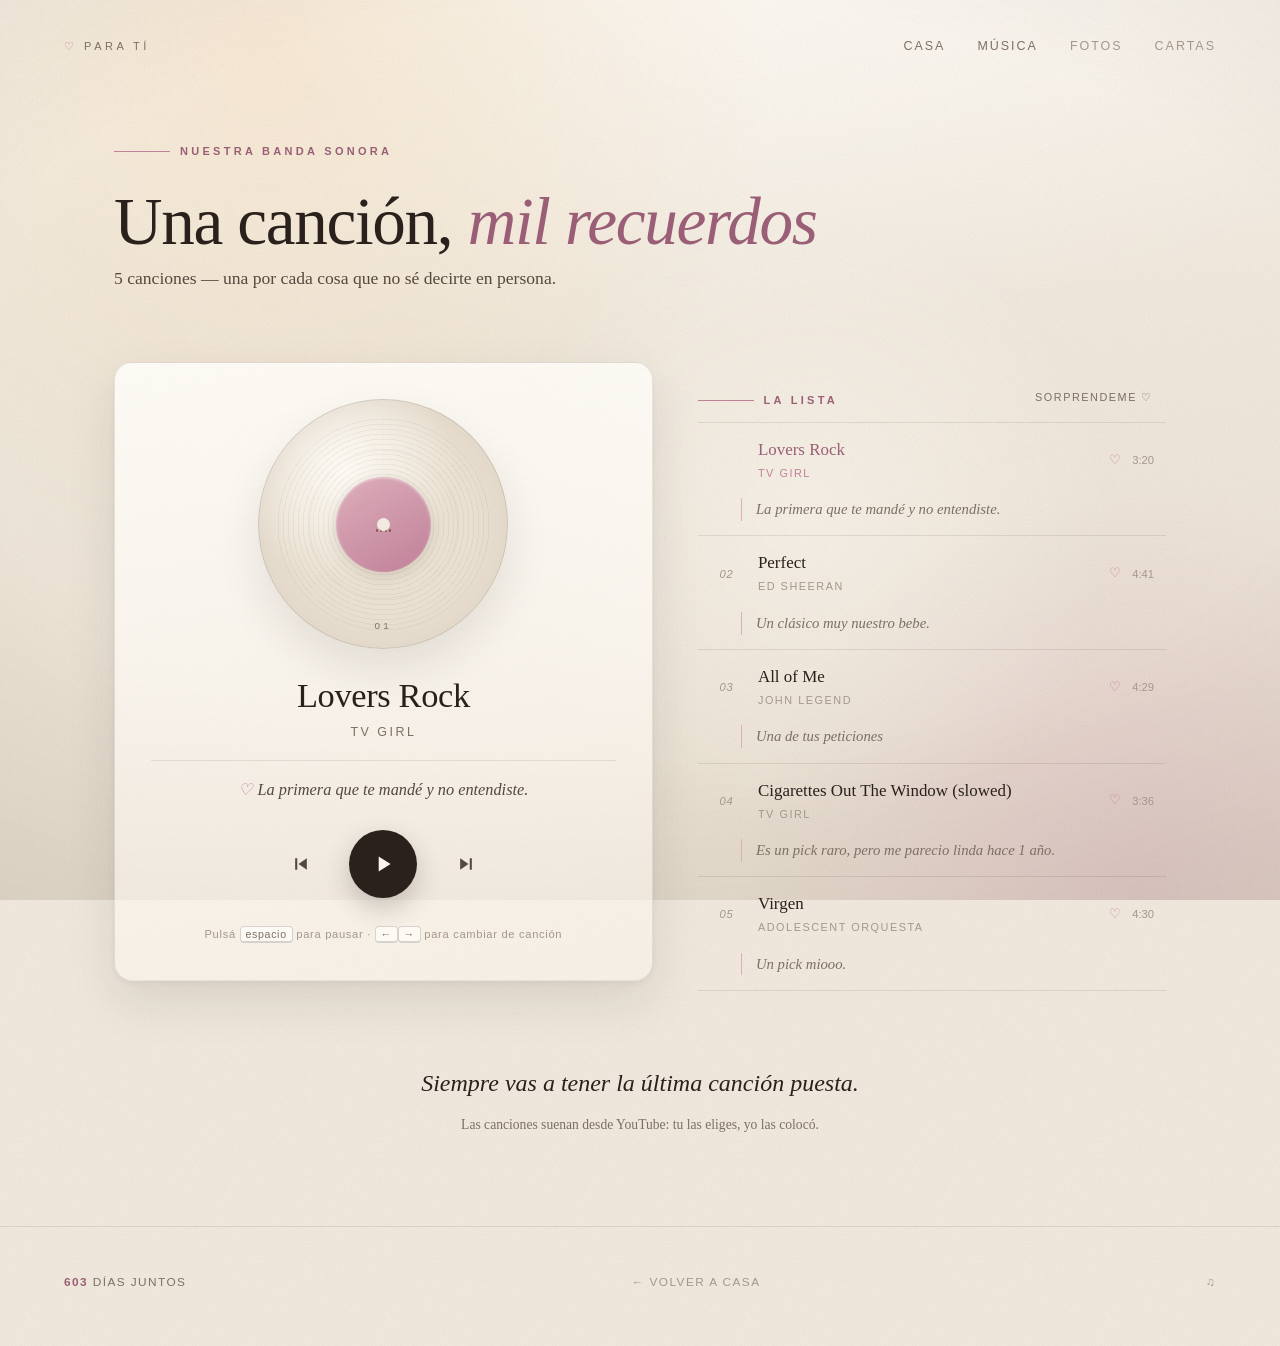
<file: sitio/musica.html>
<!DOCTYPE html>
<html lang="es">
<head>
<meta charset="utf-8" />
<meta name="viewport" content="width=device-width, initial-scale=1, viewport-fit=cover" />

<title>La música ♥</title>
<meta name="description" content="Nuestra banda sonora. Las canciones que me recuerdan a tí." />
<meta name="theme-color" content="#f2eade" />
<meta name="color-scheme" content="light" />
<meta name="robots" content="noindex, nofollow" />

<link rel="canonical" href="https://TU-USUARIO.github.io/TU-REPO/" />
<meta property="og:url" content="https://TU-USUARIO.github.io/TU-REPO/" />
<meta property="og:type" content="website" />
<meta property="og:title" content="La música ♥" />
<meta property="og:description" content="Nuestra banda sonora." />
<meta property="og:image" content="assets/img/og-cover.jpg" />
<meta name="twitter:card" content="summary_large_image" />

<link rel="manifest" href="manifest.webmanifest" />
<meta name="apple-mobile-web-app-capable" content="yes" />
<meta name="apple-mobile-web-app-status-bar-style" content="default" />
<meta name="apple-mobile-web-app-title" content="Para tí" />
<link rel="apple-touch-icon" href="assets/img/apple-touch-icon.png" />
<link rel="icon" href="assets/img/favicon.svg" type="image/svg+xml" />

<link rel="stylesheet" href="assets/css/base.css" />
<link rel="stylesheet" href="assets/css/musica.css" />
</head>

<body data-page="musica" data-source="none">

  <header class="nav">
    <a class="nav-mark" href="index.html"><span class="mark-heart">♡</span> <span data-bind="site.shortTitle">para tí</span></a>
    <nav class="nav-links" aria-label="Secciones">
      <a href="index.html">casa</a>
      <a href="musica.html">música</a>
      <a href="fotos.html" data-soon="true" class="nav-hide-xs">fotos</a>
      <a href="cartas.html" data-soon="true">cartas</a>
    </nav>
  </header>

  <main class="wrap">

    <section class="musica-head">
      <p class="eyebrow">nuestra banda sonora</p>
      <h1 class="musica-title">Una canción, <em>mil recuerdos</em></h1>
      <p class="lede" id="trackCount">—</p>
    </section>

    <div class="player">

      <!-- ── IZQUIERDA: lo que está sonando ─────────────────────────── -->
      <section class="stage" aria-label="Reproduciendo ahora">

        <div class="stage-frame" id="ytHost">
          <!-- el iframe de YouTube se monta acá -->
        </div>

        <div class="stage-cover" id="cover" aria-hidden="true">
          <div class="cover-ring"></div>
          <div class="cover-grooves"></div>
          <div class="cover-center"><span class="eq"><i></i><i></i><i></i><i></i></span></div>
          <span class="cover-number" id="coverNumber">01</span>
        </div>

        <div class="now">
          <h2 class="now-title" id="nowTitle">Elegí una canción</h2>
          <p class="now-artist" id="nowArtist">—</p>
          <p class="now-note" id="nowNote" hidden></p>
          <p class="now-hint" id="emptyHint" hidden>
            Todavía no le puse el enlace de esta canción.
            <a class="link-under" id="ytSearch" href="https://www.youtube.com/" target="_blank" rel="noopener noreferrer">Escuchala en YouTube ↗</a>
          </p>
        </div>

        <div class="controls">
          <button class="ctl" id="prevBtn" type="button" title="Anterior" aria-label="Canción anterior">
            <svg viewBox="0 0 24 24" aria-hidden="true"><path d="M19 5v14L9 12l10-7zM5 5h2.5v14H5z"/></svg>
          </button>
          <button class="ctl ctl-play" id="playBtn" type="button" title="Reproducir o pausar" aria-label="Reproducir">
            <svg class="ico-play" viewBox="0 0 24 24" aria-hidden="true"><path d="M8 5v14l11-7z"/></svg>
            <svg class="ico-pause" viewBox="0 0 24 24" aria-hidden="true"><path d="M7 5h3.5v14H7zM13.5 5H17v14h-3.5z"/></svg>
          </button>
          <button class="ctl" id="nextBtn" type="button" title="Siguiente" aria-label="Canción siguiente">
            <svg viewBox="0 0 24 24" aria-hidden="true"><path d="M5 5v14l10-7L5 5zm11.5 0H19v14h-2.5z"/></svg>
          </button>
        </div>

        <div class="seek-row" id="seekRow" hidden>
          <span class="time" id="curTime">0:00</span>
          <div class="seek" id="seek" role="slider" tabindex="0"
               aria-label="Posición en la canción" aria-valuemin="0" aria-valuemax="100" aria-valuenow="0">
            <div class="seek-rail"></div>
            <div class="seek-fill" id="seekFill"></div>
            <div class="seek-dot" id="seekDot"></div>
          </div>
          <span class="time" id="durTime">0:00</span>
        </div>

        <div class="util-row" id="utilRow" hidden>
          <label class="vol">
            <svg viewBox="0 0 24 24" aria-hidden="true"><path d="M4 9v6h4l5 4V5L8 9H4zm12.5 3a4.5 4.5 0 0 0-2.5-4v8a4.5 4.5 0 0 0 2.5-4z"/></svg>
            <input type="range" id="volume" min="0" max="1" step="0.01" aria-label="Volumen" />
          </label>
          <button class="chip" id="shuffleBtn" type="button" aria-pressed="false">aleatorio</button>
          <button class="chip" id="repeatBtn" type="button" aria-pressed="false">repetir</button>
          <a class="chip chip-link" id="openSource" href="https://www.youtube.com/" target="_blank" rel="noopener noreferrer" hidden>abrir en youtube ↗</a>
        </div>

        <p class="stage-note">Pulsá <kbd>espacio</kbd> para pausar · <kbd>←</kbd><kbd>→</kbd> para cambiar de canción</p>
      </section>

      <!-- ── DERECHA: la lista ──────────────────────────────────────── -->
      <section class="tracks" aria-label="Lista de canciones">
        <div class="tracks-head">
          <span class="eyebrow">la lista</span>
          <button class="btn btn-ghost" id="shuffleAllBtn" type="button">sorprendeme ♡</button>
        </div>
        <ol class="track-list" id="trackList"></ol>
      </section>

    </div>

    <div class="musica-foot" data-reveal="pie">
      <p class="serif-it" id="footNote">Siempre vas a tener la última canción puesta.</p>
      <p class="muted small">Las canciones suenan desde YouTube: tu las eliges, yo las colocó.</p>
    </div>

  </main>

  <footer class="site-foot">
    <span class="foot-time"><b data-counter="total">·</b> días juntos</span>
    <a href="index.html">← volver a casa</a>
    <a href="musica.html">♫</a>
  </footer>

  <audio id="audio" preload="metadata"></audio>

  <script src="config.js"></script>
  <script src="tracks.js"></script>
  <script src="assets/js/app.js"></script>
  <script src="assets/js/player.js"></script>
</body>
</html>
</file>
<file: assets/css/base.css>
/* ============================================================================
   AMOR — base.css
   Sistema de diseño: beige cinematográfico, luz suave, nada de neón.
   ----------------------------------------------------------------------------
   Índice:
     1. Tokens          5. Nav            9. Tarjetas de módulo
     2. Reset / base    6. Hero           10. Toasts
     3. Grano de cine   7. Tipografía     11. Reveal al hacer scroll
     4. Capa de luz     8. Botones        12. Footer + responsive
   ========================================================================== */

/* ─── 1. TOKENS ─────────────────────────────────────────────────────────── */

:root {
  /* Beige: la base. Cálido, apagado, con cuerpo. */
  --paper-0:  #f8f3ec;
  --paper-1:  #f2eade;
  --paper-2:  #eae0d1;
  --paper-3:  #ded2c0;
  --paper-deep: #cdbfa9;

  /* Tinta: marrón espresso. Nunca negro puro sobre beige. */
  --ink:      #2a211c;
  --ink-2:    #55483f;
  --ink-3:    #7d6f64;
  --ink-4:    #a4978b;

  /* Líneas y sombras */
  --line:     rgba(42, 33, 28, 0.10);
  --line-2:   rgba(42, 33, 28, 0.18);
  --shadow-1: 0 1px 2px rgba(42,33,28,.04), 0 8px 24px rgba(42,33,28,.05);
  --shadow-2: 0 2px 6px rgba(42,33,28,.05), 0 20px 50px rgba(42,33,28,.10);
  --shadow-3: 0 30px 90px rgba(42,33,28,.16);

  /* Rosa: SOLO como acento mate, nunca como bloque brillante */
  --rose:       #c08098;
  --rose-quiet: #ddaebb;
  --rose-deep:  #9a5f76;
  --rose-wash:  rgba(192, 128, 152, 0.14);

  /* Ámbar: la luz */
  --amber:      #d9b183;
  --amber-wash: rgba(217, 177, 131, 0.20);

  /* Acento activo (se pisa por tema) */
  --accent:       var(--rose);
  --accent-deep:  var(--rose-deep);
  --accent-quiet: var(--rose-quiet);
  --accent-wash:  var(--rose-wash);

  /* Geometría */
  --radius-s:  4px;
  --radius:   10px;
  --radius-l: 18px;
  --measure:  34rem;
  --gutter:   clamp(1.25rem, 5vw, 4rem);

  /* Movimiento: todo lento. Lo cinematográfico es la paciencia. */
  --ease:      cubic-bezier(.16, 1, .3, 1);
  --ease-soft: cubic-bezier(.4, 0, .2, 1);
  --t-fast:    .25s;
  --t:         .6s;
  --t-slow:    1.4s;

  /* Tipografía */
  --display: "Hoefler Text", "Iowan Old Style", "Palatino Linotype", Palatino, Georgia, "Times New Roman", serif;
  --body:    Georgia, "Iowan Old Style", "Times New Roman", serif;
  --ui:      ui-sans-serif, -apple-system, "Segoe UI", Roboto, "Helvetica Neue", Arial, sans-serif;

  --fs-label: .6875rem;
}

/* Temas de acento. body[data-accent="amber"], etc. */
body[data-accent="amber"] { --accent:#c19a6b; --accent-deep:#8f6c42; --accent-quiet:#e2cba8; --accent-wash:rgba(193,154,107,.16); }
body[data-accent="plum"]  { --accent:#a3839c; --accent-deep:#785b73; --accent-quiet:#cdb9c8; --accent-wash:rgba(163,131,156,.16); }

/* ─── 2. RESET / BASE ───────────────────────────────────────────────────── */

*, *::before, *::after { box-sizing: border-box; }

html { -webkit-text-size-adjust: 100%; scroll-behavior: smooth; }

body {
  margin: 0;
  min-height: 100vh;
  font-family: var(--body);
  font-size: clamp(1rem, .95rem + .3vw, 1.075rem);
  line-height: 1.7;
  color: var(--ink-2);
  background-color: var(--paper-1);
  /* El beige NO es plano: tiene luz cálida arriba y se enfría abajo */
  background-image:
    radial-gradient(120% 80% at 50% -10%, rgba(255, 252, 246, .85) 0%, rgba(255, 252, 246, 0) 60%),
    linear-gradient(178deg, var(--paper-0) 0%, var(--paper-1) 34%, var(--paper-2) 100%);
  background-attachment: fixed;
  /* sin overflow-x acá: desactiva position:sticky en Chrome/Safari.
     Ninguna capa desborda la ventana: .light-layer y .whispers recortan. */
  -webkit-font-smoothing: antialiased;
  text-rendering: optimizeLegibility;
}

img, svg { max-width: 100%; display: block; }
a { color: inherit; text-decoration: none; }
button { font: inherit; color: inherit; background: none; border: 0; cursor: pointer; }
input, textarea, select { font: inherit; color: inherit; }

:focus-visible {
  outline: 1.5px solid var(--accent-deep);
  outline-offset: 3px;
  border-radius: 2px;
}

::selection { background: var(--accent-wash); color: var(--ink); }

/* Scrollbar discreta */
::-webkit-scrollbar { width: 10px; height: 10px; }
::-webkit-scrollbar-track { background: transparent; }
::-webkit-scrollbar-thumb { background: var(--paper-deep); border-radius: 20px; border: 3px solid var(--paper-1); }
::-webkit-scrollbar-thumb:hover { background: var(--ink-4); }

/* ─── 3. GRANO DE CINE ──────────────────────────────────────────────────── */
/* Ruido fino sobre toda la página. Sin archivo externo: va en el CSS.      */

body::after {
  content: "";
  position: fixed;
  inset: -50%;
  z-index: 9;
  pointer-events: none;
  opacity: .30;
  background-image: url("data:image/svg+xml,%3Csvg xmlns='http://www.w3.org/2000/svg' width='180' height='180'%3E%3Cfilter id='n'%3E%3CfeTurbulence type='fractalNoise' baseFrequency='.9' numOctaves='4' stitchTiles='stitch'/%3E%3CfeColorMatrix type='saturate' values='0'/%3E%3C/filter%3E%3Crect width='100%25' height='100%25' filter='url(%23n)' opacity='.42'/%3E%3C/svg%3E");
  mix-blend-mode: multiply;
  animation: grain 6s steps(5) infinite;
}

@keyframes grain {
  0%,100% { transform: translate(0, 0); }
  20%     { transform: translate(-3%, 2%); }
  40%     { transform: translate(2%, -3%); }
  60%     { transform: translate(-2%, -2%); }
  80%     { transform: translate(3%, 1%); }
}

/* Viñeta: oscuridad en los bordes, como una toma bien iluminada */
body::before {
  content: "";
  position: fixed;
  inset: 0;
  z-index: 8;
  pointer-events: none;
  background:
    radial-gradient(130% 100% at 50% 42%, rgba(0,0,0,0) 42%, rgba(72,54,40,.10) 78%, rgba(56,40,28,.20) 100%);
}

/* ─── 4. CAPA DE LUZ (el reemplazo de la lluvia matrix) ─────────────────── */
/* Manchas de sol atravesando una cortina. Lentas, enormes, fuera de foco.  */

.light-layer {
  position: fixed;
  inset: 0;
  z-index: 0;
  overflow: hidden;
  pointer-events: none;
}

.light-layer > .beam {
  position: absolute;
  border-radius: 50%;
  will-change: transform;
  transform: translateZ(0);
}

/* la luz cálida que entra de costado */
.beam-a {
  width: 78vmax; height: 78vmax;
  top: -34vmax; left: -18vmax;
  background: radial-gradient(closest-side, rgba(246, 226, 197, .62), rgba(246, 226, 197, 0));
  animation: drift-a 34s var(--ease-soft) infinite alternate;
}
/* el rubor rosado, apenas presente */
.beam-b {
  width: 62vmax; height: 62vmax;
  bottom: -30vmax; right: -20vmax;
  background: radial-gradient(closest-side, rgba(214, 165, 182, .34), rgba(214, 165, 182, 0));
  animation: drift-b 43s var(--ease-soft) infinite alternate;
}
/* un foco suave que respira en el centro */
.beam-c {
  width: 50vmax; height: 50vmax;
  top: 22%; left: 38%;
  background: radial-gradient(closest-side, rgba(255, 251, 244, .50), rgba(255, 251, 244, 0));
  animation: breathe 19s var(--ease-soft) infinite alternate;
}

@keyframes drift-a { from { transform: translate(0,0) scale(1); }      to { transform: translate(9vmax, 6vmax) scale(1.12); } }
@keyframes drift-b { from { transform: translate(0,0) scale(1.06); }   to { transform: translate(-7vmax, -5vmax) scale(.94); } }
@keyframes breathe { from { transform: scale(.9); opacity: .55; }      to { transform: scale(1.15); opacity: .95; } }

/* Nombres que flotan — el eco de la lluvia, ahora en susurro */
.whispers {
  position: fixed;
  inset: 0;
  z-index: 1;
  overflow: hidden;
  pointer-events: none;
}

.whispers > span {
  position: absolute;
  bottom: -8vh;
  font-family: var(--display);
  font-style: italic;
  color: var(--accent);
  white-space: nowrap;
  opacity: 0;
  animation: whisper-rise linear infinite;
}

@keyframes whisper-rise {
  0%   { opacity: 0; transform: translateY(0) scale(.98); }
  12%  { opacity: .28; }
  72%  { opacity: .16; }
  100% { opacity: 0; transform: translateY(-112vh) scale(1.04); }
}

/* ─── 5. NAV ────────────────────────────────────────────────────────────── */

.nav {
  position: relative;
  z-index: 20;
  display: flex;
  align-items: baseline;
  justify-content: space-between;
  gap: 1rem;
  padding: clamp(1.25rem, 3vw, 2.25rem) var(--gutter);
}

.nav-mark {
  font-family: var(--ui);
  font-size: var(--fs-label);
  letter-spacing: .32em;
  text-transform: uppercase;
  color: var(--ink-3);
  transition: color var(--t-fast) var(--ease-soft);
}
.nav-mark:hover { color: var(--accent-deep); }
.nav-mark .mark-heart { color: var(--accent); }

.nav-links {
  display: flex;
  align-items: baseline;
  gap: clamp(.9rem, 2.5vw, 2rem);
  font-family: var(--ui);
  font-size: .78rem;
  letter-spacing: .16em;
  text-transform: uppercase;
  color: var(--ink-3);
}

.nav-links a {
  position: relative;
  padding-bottom: 4px;
  transition: color var(--t-fast) var(--ease-soft);
}
.nav-links a::after {
  content: "";
  position: absolute;
  left: 0; bottom: 0;
  width: 100%; height: 1px;
  background: currentColor;
  transform: scaleX(0);
  transform-origin: right;
  transition: transform var(--t) var(--ease);
}
.nav-links a:hover { color: var(--ink); }
.nav-links a:hover::after { transform: scaleX(1); transform-origin: left; }
.nav-links a[aria-current="page"] { color: var(--accent-deep); }
.nav-links a[aria-current="page"]::after { transform: scaleX(1); background: var(--accent); }
.nav-links a.is-soon { color: var(--ink-4); }

/* ─── 6. LAYOUT / HERO ──────────────────────────────────────────────────── */

.wrap {
  position: relative;
  z-index: 10;
  width: 100%;
  max-width: 1180px;
  margin: 0 auto;
  padding: 0 var(--gutter);
}

.wrap-narrow { max-width: 820px; }

.hero {
  position: relative;
  display: flex;
  flex-direction: column;
  justify-content: center;
  min-height: min(88vh, 760px);
  padding: clamp(2rem, 6vh, 5rem) 0 clamp(3rem, 8vh, 6rem);
}

.hero-title {
  font-family: var(--display);
  font-weight: 400;
  font-size: clamp(3rem, 11vw, 8.5rem);
  line-height: .95;
  letter-spacing: -.02em;
  color: var(--ink);
  margin: 0;
}

.hero-title .title-lead { display: block; font-style: italic; color: var(--ink-2); }

/* La palabra que rota (los apodos) */
.word-cycle {
  position: relative;
  display: inline-block;
  min-width: 5ch;
  color: var(--accent-deep);
}
.word-cycle > span {
  display: block;
  transition: opacity var(--t-slow) var(--ease-soft), transform var(--t-slow) var(--ease);
}
.word-cycle > span.is-out { opacity: 0; transform: translateY(-.18em); }
.word-cycle::after {
  content: "";
  position: absolute;
  left: 0; bottom: .12em;
  width: 100%; height: 1px;
  background: linear-gradient(90deg, var(--accent), transparent);
  opacity: .45;
}

.phrase-slot {
  position: relative;
  min-height: 5.2em;
  max-width: var(--measure);
  margin-top: clamp(1.75rem, 4vh, 2.75rem);
}
.phrase {
  position: absolute;
  inset: 0;
  margin: 0;
  font-family: var(--display);
  font-style: italic;
  font-size: clamp(1.05rem, 2.6vw, 1.4rem);
  line-height: 1.65;
  color: var(--ink-2);
  opacity: 0;
  transform: translateY(10px);
  transition: opacity var(--t-slow) var(--ease-soft), transform var(--t-slow) var(--ease);
}
.phrase.is-in { opacity: 1; transform: none; }

/* ─── 7. TIPOGRAFÍA UTIL ────────────────────────────────────────────────── */

.eyebrow {
  font-family: var(--ui);
  font-size: var(--fs-label);
  font-weight: 600;
  letter-spacing: .3em;
  text-transform: uppercase;
  color: var(--accent-deep);
  margin: 0 0 clamp(1.25rem, 3vh, 2rem);
  display: flex;
  align-items: center;
  gap: .9em;
}
.eyebrow::before {
  content: "";
  width: clamp(24px, 6vw, 56px);
  height: 1px;
  background: var(--accent);
  flex: none;
}

.section-title {
  font-family: var(--display);
  font-weight: 400;
  font-size: clamp(1.65rem, 4.2vw, 2.6rem);
  line-height: 1.15;
  letter-spacing: -.01em;
  color: var(--ink);
  margin: 0 0 .5em;
}

.lede {
  max-width: var(--measure);
  color: var(--ink-2);
  font-size: clamp(1rem, 1.4vw, 1.1rem);
  margin: 0 0 2rem;
}

.muted  { color: var(--ink-3); }
.small  { font-size: .85rem; }
.serif-it { font-family: var(--display); font-style: italic; }

.rule {
  border: 0;
  height: 1px;
  background: linear-gradient(90deg, var(--line-2), transparent 70%);
  margin: clamp(2.5rem, 7vh, 4.5rem) 0;
}

/* ─── 8. BOTONES / ENLACES ──────────────────────────────────────────────── */

.btn {
  display: inline-flex;
  align-items: center;
  gap: .7em;
  font-family: var(--ui);
  font-size: .8rem;
  letter-spacing: .14em;
  text-transform: uppercase;
  padding: .95em 1.7em;
  border-radius: 999px;
  border: 1px solid var(--line-2);
  background: rgba(255, 253, 249, .55);
  color: var(--ink);
  box-shadow: var(--shadow-1);
  transition: transform var(--t-fast) var(--ease), box-shadow var(--t) var(--ease), border-color var(--t-fast) var(--ease-soft), background var(--t-fast) var(--ease-soft);
}
.btn:hover { transform: translateY(-2px); box-shadow: var(--shadow-2); border-color: var(--accent); background: rgba(255,253,249,.9); }
.btn:active { transform: translateY(0); }
.btn-solid { background: var(--ink); color: var(--paper-0); border-color: var(--ink); }
.btn-solid:hover { background: var(--accent-deep); border-color: var(--accent-deep); }
.btn-ghost { border-color: transparent; background: transparent; box-shadow: none; color: var(--ink-3); padding-left: .4em; padding-right: .4em; }
.btn-ghost:hover { color: var(--ink); background: transparent; box-shadow: none; }
.btn:disabled { opacity: .4; pointer-events: none; }

.link-under {
  font-family: var(--ui);
  font-size: .8rem;
  letter-spacing: .06em;
  color: var(--accent-deep);
  border-bottom: 1px solid var(--accent-quiet);
  padding-bottom: 2px;
  transition: border-color var(--t-fast) var(--ease-soft), color var(--t-fast) var(--ease-soft);
}
.link-under:hover { color: var(--ink); border-color: var(--ink-3); }

/* Campos */
.field {
  width: 100%;
  padding: .8em 1em;
  border-radius: var(--radius);
  border: 1px solid var(--line-2);
  background: rgba(255, 253, 249, .6);
  color: var(--ink);
  font-family: var(--ui);
  font-size: .9rem;
  transition: border-color var(--t-fast) var(--ease-soft), background var(--t-fast) var(--ease-soft);
}
.field::placeholder { color: var(--ink-4); }
.field:focus { outline: none; border-color: var(--accent); background: #fffdfa; box-shadow: 0 0 0 3px var(--accent-wash); }

/* ─── 9. TARJETAS DE MÓDULO ─────────────────────────────────────────────── */

.modules {
  display: grid;
  grid-template-columns: repeat(auto-fit, minmax(230px, 1fr));
  gap: clamp(.85rem, 2vw, 1.5rem);
  margin: 0 0 clamp(2rem, 6vh, 3.5rem);
}

.mod-card {
  position: relative;
  display: flex;
  flex-direction: column;
  gap: .35rem;
  padding: clamp(1.5rem, 3vw, 2.1rem);
  min-height: 200px;
  border-radius: var(--radius-l);
  border: 1px solid var(--line);
  background:
    linear-gradient(168deg, rgba(255,254,251,.78), rgba(255,251,244,.42));
  box-shadow: var(--shadow-1);
  overflow: hidden;
  transition: transform var(--t) var(--ease), box-shadow var(--t) var(--ease), border-color var(--t) var(--ease-soft);
}
.mod-card::before {
  content: "";
  position: absolute;
  inset: auto -20% -60% auto;
  width: 60%; padding-bottom: 60%;
  border-radius: 50%;
  background: radial-gradient(closest-side, var(--accent-wash), transparent);
  opacity: 0;
  transition: opacity var(--t) var(--ease-soft), transform var(--t-slow) var(--ease);
}
.mod-card:hover { transform: translateY(-4px); box-shadow: var(--shadow-2); border-color: var(--accent-quiet); }
.mod-card:hover::before { opacity: 1; transform: scale(1.25); }

.mod-icon {
  font-size: 1.5rem;
  line-height: 1;
  color: var(--accent-deep);
  margin-bottom: .9rem;
  transition: transform var(--t) var(--ease);
}
.mod-card:hover .mod-icon { transform: translateY(-2px) scale(1.06); }

.mod-title {
  font-family: var(--display);
  font-size: 1.4rem;
  line-height: 1.2;
  color: var(--ink);
  margin: 0;
}
.mod-sub {
  font-family: var(--ui);
  font-size: var(--fs-label);
  letter-spacing: .22em;
  text-transform: uppercase;
  color: var(--ink-4);
  margin: 0 0 .7rem;
}
.mod-desc { font-size: .92rem; color: var(--ink-3); margin: 0 auto auto 0; line-height: 1.6; }

.mod-arrow {
  position: absolute;
  right: clamp(1.25rem, 3vw, 1.9rem);
  bottom: clamp(1.25rem, 3vw, 1.9rem);
  font-family: var(--ui);
  font-size: .9rem;
  color: var(--accent-deep);
  opacity: 0;
  transform: translate(-6px, 6px);
  transition: opacity var(--t) var(--ease-soft), transform var(--t) var(--ease);
}
.mod-card:hover .mod-arrow { opacity: 1; transform: none; }

.mod-card.is-soon {
  background: rgba(255,253,249,.25);
  border-style: dashed;
  border-color: var(--line-2);
  box-shadow: none;
}
.mod-card.is-soon:hover { transform: none; box-shadow: none; }
.mod-card.is-soon .mod-title, .mod-card.is-soon .mod-icon { color: var(--ink-4); }

.badge-soon {
  align-self: flex-start;
  margin-top: .9rem;
  font-family: var(--ui);
  font-size: .62rem;
  letter-spacing: .2em;
  text-transform: uppercase;
  color: var(--ink-3);
  background: var(--paper-2);
  border: 1px solid var(--line);
  border-radius: 999px;
  padding: .4em .85em;
}

/* ─── 10. TOASTS (el reemplazo de los 14 alert) ────────────────────────── */

.toast-stack {
  position: fixed;
  left: 50%;
  bottom: clamp(1.25rem, 5vh, 3rem);
  transform: translateX(-50%);
  z-index: 90;
  display: flex;
  flex-direction: column;
  align-items: center;
  gap: .5rem;
  width: min(92vw, 460px);
  pointer-events: none;
}

.toast {
  pointer-events: auto;
  width: 100%;
  padding: .95rem 1.2rem;
  border-radius: var(--radius);
  background: rgba(42, 33, 28, .93);
  color: var(--paper-0);
  font-family: var(--ui);
  font-size: .84rem;
  line-height: 1.5;
  text-align: center;
  box-shadow: var(--shadow-3);
  backdrop-filter: blur(6px);
  opacity: 0;
  transform: translateY(14px) scale(.98);
  transition: opacity var(--t) var(--ease), transform var(--t) var(--ease);
}
.toast.is-in { opacity: 1; transform: none; }
.toast.toast-soft { background: rgba(255, 253, 249, .96); color: var(--ink-2); border: 1px solid var(--line-2); }
.toast b { color: var(--rose-quiet); font-weight: 600; }

/* ─── 11. REVEAL AL HACER SCROLL ───────────────────────────────────────── */

.js [data-reveal] {
  opacity: 0;
  transform: translateY(18px);
  transition: opacity 1.1s var(--ease), transform 1.1s var(--ease);
  transition-delay: var(--reveal-delay, 0ms);
}
.js [data-reveal].is-visible { opacity: 1; transform: none; }

/* ─── 12. FOOTER + RESPONSIVE ──────────────────────────────────────────── */

.site-foot {
  position: relative;
  z-index: 10;
  margin-top: clamp(3rem, 10vh, 7rem);
  padding: clamp(2rem, 5vh, 3.5rem) var(--gutter) clamp(2.5rem, 6vh, 4rem);
  border-top: 1px solid var(--line);
  display: flex;
  flex-wrap: wrap;
  align-items: baseline;
  justify-content: space-between;
  gap: 1rem 2rem;
  font-family: var(--ui);
  font-size: .74rem;
  letter-spacing: .12em;
  text-transform: uppercase;
  color: var(--ink-4);
}
.site-foot .foot-time { color: var(--ink-3); }
.site-foot .foot-time b { color: var(--accent-deep); font-weight: 600; }
.site-foot a:hover { color: var(--ink); }

main { position: relative; z-index: 10; }

@media (max-width: 700px) {
  .hero { min-height: 0; padding: clamp(2rem, 10vh, 4rem) 0 clamp(2rem, 8vh, 3rem); }
  .nav { flex-wrap: wrap; gap: .75rem; }
  .nav-links { gap: 1rem; font-size: .7rem; letter-spacing: .12em; }
  .modules { grid-template-columns: 1fr; }
  .mod-card { min-height: 0; }
  .phrase-slot { min-height: 7em; }
}

@media (max-width: 400px) {
  .nav-links .nav-hide-xs { display: none; }
}

/* ─── MOVIMIENTO REDUCIDO ────────────────────────────────────────────────
   Nada de luz que se mueve, nada de grano saltando, nada de letras subiendo.
   El sitio queda quieto pero conserva toda la calidez.                     */
@media (prefers-reduced-motion: reduce) {
  html { scroll-behavior: auto; }
  body::after { animation: none; }
  .light-layer { display: none; }
  .whispers { display: none; }
  .js [data-reveal] { opacity: 1; transform: none; transition: none; }
  *, *::before, *::after {
    animation-duration: .001ms !important;
    animation-iteration-count: 1 !important;
    transition-duration: .001ms !important;
  }
}
</file>
<file: assets/css/index.css>
/* ============================================================================
   AMOR — index.css  (portada)
   ========================================================================== */

.hero-title .title-lead {
  font-size: .42em;
  letter-spacing: .02em;
  margin-bottom: .1em;
}

.hero-foot {
  display: flex;
  flex-wrap: wrap;
  align-items: flex-end;
  justify-content: space-between;
  gap: 1.75rem 2.5rem;
  margin-top: clamp(2.5rem, 7vh, 4.5rem);
}

.hero-meta {
  margin: 0;
  font-family: var(--ui);
  font-size: .8rem;
  letter-spacing: .06em;
  color: var(--ink-3);
  text-align: right;
  line-height: 1.9;
}
.hero-meta .serif-it {
  font-family: var(--display);
  font-style: italic;
  letter-spacing: .02em;
  font-size: 1.05em;
  color: var(--accent-deep);
}
.hero-meta .small { font-size: .74rem; letter-spacing: .08em; color: var(--ink-4); }

/* La carta al pie */
.letter {
  position: relative;
  max-width: 42rem;
  margin: clamp(2rem, 6vh, 4rem) 0 0;
  padding: clamp(1.75rem, 4vw, 2.75rem) clamp(1.5rem, 4vw, 3rem);
  border: 0;
  border-left: 1px solid var(--accent-quiet);
  background: linear-gradient(100deg, var(--accent-wash), rgba(255,253,249,0) 62%);
  border-radius: 0 var(--radius-l) var(--radius-l) 0;
}
.letter p {
  margin: 0;
  font-family: var(--display);
  font-size: clamp(1.1rem, 2.4vw, 1.5rem);
  font-style: italic;
  line-height: 1.6;
  color: var(--ink);
}
.letter footer {
  margin-top: 1.25rem;
  font-family: var(--ui);
  font-size: .72rem;
  letter-spacing: .22em;
  text-transform: uppercase;
  color: var(--ink-3);
}

/* La luz le pega más al título en esta página */
.hero .hero-title { position: relative; }
.hero::after {
  content: "";
  position: absolute;
  left: -6vw;
  top: 8%;
  width: 46vw;
  height: 46vw;
  max-width: 620px;
  max-height: 620px;
  border-radius: 50%;
  background: radial-gradient(closest-side, rgba(255, 250, 240, .85), rgba(255,250,240,0));
  pointer-events: none;
  z-index: -1;
}

@media (max-width: 700px) {
  .hero-foot { align-items: flex-start; }
  .hero-meta { text-align: left; }
  .hero::after { width: 90vw; height: 90vw; top: 2%; }
  .letter { border-radius: 0 var(--radius) var(--radius) 0; }
}
</file>
<file: sitio/assets/css/base.css>
/* ============================================================================
   AMOR — base.css
   Sistema de diseño: beige cinematográfico, luz suave, nada de neón.
   ----------------------------------------------------------------------------
   Índice:
     1. Tokens          5. Nav            9. Tarjetas de módulo
     2. Reset / base    6. Hero           10. Toasts
     3. Grano de cine   7. Tipografía     11. Reveal al hacer scroll
     4. Capa de luz     8. Botones        12. Footer + responsive
   ========================================================================== */

/* ─── 1. TOKENS ─────────────────────────────────────────────────────────── */

:root {
  /* Beige: la base. Cálido, apagado, con cuerpo. */
  --paper-0:  #f8f3ec;
  --paper-1:  #f2eade;
  --paper-2:  #eae0d1;
  --paper-3:  #ded2c0;
  --paper-deep: #cdbfa9;

  /* Tinta: marrón espresso. Nunca negro puro sobre beige. */
  --ink:      #2a211c;
  --ink-2:    #55483f;
  --ink-3:    #7d6f64;
  --ink-4:    #a4978b;

  /* Líneas y sombras */
  --line:     rgba(42, 33, 28, 0.10);
  --line-2:   rgba(42, 33, 28, 0.18);
  --shadow-1: 0 1px 2px rgba(42,33,28,.04), 0 8px 24px rgba(42,33,28,.05);
  --shadow-2: 0 2px 6px rgba(42,33,28,.05), 0 20px 50px rgba(42,33,28,.10);
  --shadow-3: 0 30px 90px rgba(42,33,28,.16);

  /* Rosa: SOLO como acento mate, nunca como bloque brillante */
  --rose:       #c08098;
  --rose-quiet: #ddaebb;
  --rose-deep:  #9a5f76;
  --rose-wash:  rgba(192, 128, 152, 0.14);

  /* Ámbar: la luz */
  --amber:      #d9b183;
  --amber-wash: rgba(217, 177, 131, 0.20);

  /* Acento activo (se pisa por tema) */
  --accent:       var(--rose);
  --accent-deep:  var(--rose-deep);
  --accent-quiet: var(--rose-quiet);
  --accent-wash:  var(--rose-wash);

  /* Geometría */
  --radius-s:  4px;
  --radius:   10px;
  --radius-l: 18px;
  --measure:  34rem;
  --gutter:   clamp(1.25rem, 5vw, 4rem);

  /* Movimiento: todo lento. Lo cinematográfico es la paciencia. */
  --ease:      cubic-bezier(.16, 1, .3, 1);
  --ease-soft: cubic-bezier(.4, 0, .2, 1);
  --t-fast:    .25s;
  --t:         .6s;
  --t-slow:    1.4s;

  /* Tipografía */
  --display: "Hoefler Text", "Iowan Old Style", "Palatino Linotype", Palatino, Georgia, "Times New Roman", serif;
  --body:    Georgia, "Iowan Old Style", "Times New Roman", serif;
  --ui:      ui-sans-serif, -apple-system, "Segoe UI", Roboto, "Helvetica Neue", Arial, sans-serif;

  --fs-label: .6875rem;
}

/* Temas de acento. body[data-accent="amber"], etc. */
body[data-accent="amber"] { --accent:#c19a6b; --accent-deep:#8f6c42; --accent-quiet:#e2cba8; --accent-wash:rgba(193,154,107,.16); }
body[data-accent="plum"]  { --accent:#a3839c; --accent-deep:#785b73; --accent-quiet:#cdb9c8; --accent-wash:rgba(163,131,156,.16); }

/* ─── 2. RESET / BASE ───────────────────────────────────────────────────── */

*, *::before, *::after { box-sizing: border-box; }

html { -webkit-text-size-adjust: 100%; scroll-behavior: smooth; }

body {
  margin: 0;
  min-height: 100vh;
  font-family: var(--body);
  font-size: clamp(1rem, .95rem + .3vw, 1.075rem);
  line-height: 1.7;
  color: var(--ink-2);
  background-color: var(--paper-1);
  /* El beige NO es plano: tiene luz cálida arriba y se enfría abajo */
  background-image:
    radial-gradient(120% 80% at 50% -10%, rgba(255, 252, 246, .85) 0%, rgba(255, 252, 246, 0) 60%),
    linear-gradient(178deg, var(--paper-0) 0%, var(--paper-1) 34%, var(--paper-2) 100%);
  background-attachment: fixed;
  /* sin overflow-x acá: desactiva position:sticky en Chrome/Safari.
     Ninguna capa desborda la ventana: .light-layer y .whispers recortan. */
  -webkit-font-smoothing: antialiased;
  text-rendering: optimizeLegibility;
}

img, svg { max-width: 100%; display: block; }
a { color: inherit; text-decoration: none; }
button { font: inherit; color: inherit; background: none; border: 0; cursor: pointer; }
input, textarea, select { font: inherit; color: inherit; }

:focus-visible {
  outline: 1.5px solid var(--accent-deep);
  outline-offset: 3px;
  border-radius: 2px;
}

::selection { background: var(--accent-wash); color: var(--ink); }

/* Scrollbar discreta */
::-webkit-scrollbar { width: 10px; height: 10px; }
::-webkit-scrollbar-track { background: transparent; }
::-webkit-scrollbar-thumb { background: var(--paper-deep); border-radius: 20px; border: 3px solid var(--paper-1); }
::-webkit-scrollbar-thumb:hover { background: var(--ink-4); }

/* ─── 3. GRANO DE CINE ──────────────────────────────────────────────────── */
/* Ruido fino sobre toda la página. Sin archivo externo: va en el CSS.      */

body::after {
  content: "";
  position: fixed;
  inset: -50%;
  z-index: 9;
  pointer-events: none;
  opacity: .30;
  background-image: url("data:image/svg+xml,%3Csvg xmlns='http://www.w3.org/2000/svg' width='180' height='180'%3E%3Cfilter id='n'%3E%3CfeTurbulence type='fractalNoise' baseFrequency='.9' numOctaves='4' stitchTiles='stitch'/%3E%3CfeColorMatrix type='saturate' values='0'/%3E%3C/filter%3E%3Crect width='100%25' height='100%25' filter='url(%23n)' opacity='.42'/%3E%3C/svg%3E");
  mix-blend-mode: multiply;
  animation: grain 6s steps(5) infinite;
}

@keyframes grain {
  0%,100% { transform: translate(0, 0); }
  20%     { transform: translate(-3%, 2%); }
  40%     { transform: translate(2%, -3%); }
  60%     { transform: translate(-2%, -2%); }
  80%     { transform: translate(3%, 1%); }
}

/* Viñeta: oscuridad en los bordes, como una toma bien iluminada */
body::before {
  content: "";
  position: fixed;
  inset: 0;
  z-index: 8;
  pointer-events: none;
  background:
    radial-gradient(130% 100% at 50% 42%, rgba(0,0,0,0) 42%, rgba(72,54,40,.10) 78%, rgba(56,40,28,.20) 100%);
}

/* ─── 4. CAPA DE LUZ (el reemplazo de la lluvia matrix) ─────────────────── */
/* Manchas de sol atravesando una cortina. Lentas, enormes, fuera de foco.  */

.light-layer {
  position: fixed;
  inset: 0;
  z-index: 0;
  overflow: hidden;
  pointer-events: none;
}

.light-layer > .beam {
  position: absolute;
  border-radius: 50%;
  will-change: transform;
  transform: translateZ(0);
}

/* la luz cálida que entra de costado */
.beam-a {
  width: 78vmax; height: 78vmax;
  top: -34vmax; left: -18vmax;
  background: radial-gradient(closest-side, rgba(246, 226, 197, .62), rgba(246, 226, 197, 0));
  animation: drift-a 34s var(--ease-soft) infinite alternate;
}
/* el rubor rosado, apenas presente */
.beam-b {
  width: 62vmax; height: 62vmax;
  bottom: -30vmax; right: -20vmax;
  background: radial-gradient(closest-side, rgba(214, 165, 182, .34), rgba(214, 165, 182, 0));
  animation: drift-b 43s var(--ease-soft) infinite alternate;
}
/* un foco suave que respira en el centro */
.beam-c {
  width: 50vmax; height: 50vmax;
  top: 22%; left: 38%;
  background: radial-gradient(closest-side, rgba(255, 251, 244, .50), rgba(255, 251, 244, 0));
  animation: breathe 19s var(--ease-soft) infinite alternate;
}

@keyframes drift-a { from { transform: translate(0,0) scale(1); }      to { transform: translate(9vmax, 6vmax) scale(1.12); } }
@keyframes drift-b { from { transform: translate(0,0) scale(1.06); }   to { transform: translate(-7vmax, -5vmax) scale(.94); } }
@keyframes breathe { from { transform: scale(.9); opacity: .55; }      to { transform: scale(1.15); opacity: .95; } }

/* Nombres que flotan — el eco de la lluvia, ahora en susurro */
.whispers {
  position: fixed;
  inset: 0;
  z-index: 1;
  overflow: hidden;
  pointer-events: none;
}

.whispers > span {
  position: absolute;
  bottom: -8vh;
  font-family: var(--display);
  font-style: italic;
  color: var(--accent);
  white-space: nowrap;
  opacity: 0;
  animation: whisper-rise linear infinite;
}

@keyframes whisper-rise {
  0%   { opacity: 0; transform: translateY(0) scale(.98); }
  12%  { opacity: .28; }
  72%  { opacity: .16; }
  100% { opacity: 0; transform: translateY(-112vh) scale(1.04); }
}

/* ─── 5. NAV ────────────────────────────────────────────────────────────── */

.nav {
  position: relative;
  z-index: 20;
  display: flex;
  align-items: baseline;
  justify-content: space-between;
  gap: 1rem;
  padding: clamp(1.25rem, 3vw, 2.25rem) var(--gutter);
}

.nav-mark {
  font-family: var(--ui);
  font-size: var(--fs-label);
  letter-spacing: .32em;
  text-transform: uppercase;
  color: var(--ink-3);
  transition: color var(--t-fast) var(--ease-soft);
}
.nav-mark:hover { color: var(--accent-deep); }
.nav-mark .mark-heart { color: var(--accent); }

.nav-links {
  display: flex;
  align-items: baseline;
  gap: clamp(.9rem, 2.5vw, 2rem);
  font-family: var(--ui);
  font-size: .78rem;
  letter-spacing: .16em;
  text-transform: uppercase;
  color: var(--ink-3);
}

.nav-links a {
  position: relative;
  padding-bottom: 4px;
  transition: color var(--t-fast) var(--ease-soft);
}
.nav-links a::after {
  content: "";
  position: absolute;
  left: 0; bottom: 0;
  width: 100%; height: 1px;
  background: currentColor;
  transform: scaleX(0);
  transform-origin: right;
  transition: transform var(--t) var(--ease);
}
.nav-links a:hover { color: var(--ink); }
.nav-links a:hover::after { transform: scaleX(1); transform-origin: left; }
.nav-links a[aria-current="page"] { color: var(--accent-deep); }
.nav-links a[aria-current="page"]::after { transform: scaleX(1); background: var(--accent); }
.nav-links a.is-soon { color: var(--ink-4); }

/* ─── 6. LAYOUT / HERO ──────────────────────────────────────────────────── */

.wrap {
  position: relative;
  z-index: 10;
  width: 100%;
  max-width: 1180px;
  margin: 0 auto;
  padding: 0 var(--gutter);
}

.wrap-narrow { max-width: 820px; }

.hero {
  position: relative;
  display: flex;
  flex-direction: column;
  justify-content: center;
  min-height: min(88vh, 760px);
  padding: clamp(2rem, 6vh, 5rem) 0 clamp(3rem, 8vh, 6rem);
}

.hero-title {
  font-family: var(--display);
  font-weight: 400;
  font-size: clamp(3rem, 11vw, 8.5rem);
  line-height: .95;
  letter-spacing: -.02em;
  color: var(--ink);
  margin: 0;
}

.hero-title .title-lead { display: block; font-style: italic; color: var(--ink-2); }

/* La palabra que rota (los apodos) */
.word-cycle {
  position: relative;
  display: inline-block;
  min-width: 5ch;
  color: var(--accent-deep);
}
.word-cycle > span {
  display: block;
  transition: opacity var(--t-slow) var(--ease-soft), transform var(--t-slow) var(--ease);
}
.word-cycle > span.is-out { opacity: 0; transform: translateY(-.18em); }
.word-cycle::after {
  content: "";
  position: absolute;
  left: 0; bottom: .12em;
  width: 100%; height: 1px;
  background: linear-gradient(90deg, var(--accent), transparent);
  opacity: .45;
}

.phrase-slot {
  position: relative;
  min-height: 5.2em;
  max-width: var(--measure);
  margin-top: clamp(1.75rem, 4vh, 2.75rem);
}
.phrase {
  position: absolute;
  inset: 0;
  margin: 0;
  font-family: var(--display);
  font-style: italic;
  font-size: clamp(1.05rem, 2.6vw, 1.4rem);
  line-height: 1.65;
  color: var(--ink-2);
  opacity: 0;
  transform: translateY(10px);
  transition: opacity var(--t-slow) var(--ease-soft), transform var(--t-slow) var(--ease);
}
.phrase.is-in { opacity: 1; transform: none; }

/* ─── 7. TIPOGRAFÍA UTIL ────────────────────────────────────────────────── */

.eyebrow {
  font-family: var(--ui);
  font-size: var(--fs-label);
  font-weight: 600;
  letter-spacing: .3em;
  text-transform: uppercase;
  color: var(--accent-deep);
  margin: 0 0 clamp(1.25rem, 3vh, 2rem);
  display: flex;
  align-items: center;
  gap: .9em;
}
.eyebrow::before {
  content: "";
  width: clamp(24px, 6vw, 56px);
  height: 1px;
  background: var(--accent);
  flex: none;
}

.section-title {
  font-family: var(--display);
  font-weight: 400;
  font-size: clamp(1.65rem, 4.2vw, 2.6rem);
  line-height: 1.15;
  letter-spacing: -.01em;
  color: var(--ink);
  margin: 0 0 .5em;
}

.lede {
  max-width: var(--measure);
  color: var(--ink-2);
  font-size: clamp(1rem, 1.4vw, 1.1rem);
  margin: 0 0 2rem;
}

.muted  { color: var(--ink-3); }
.small  { font-size: .85rem; }
.serif-it { font-family: var(--display); font-style: italic; }

.rule {
  border: 0;
  height: 1px;
  background: linear-gradient(90deg, var(--line-2), transparent 70%);
  margin: clamp(2.5rem, 7vh, 4.5rem) 0;
}

/* ─── 8. BOTONES / ENLACES ──────────────────────────────────────────────── */

.btn {
  display: inline-flex;
  align-items: center;
  gap: .7em;
  font-family: var(--ui);
  font-size: .8rem;
  letter-spacing: .14em;
  text-transform: uppercase;
  padding: .95em 1.7em;
  border-radius: 999px;
  border: 1px solid var(--line-2);
  background: rgba(255, 253, 249, .55);
  color: var(--ink);
  box-shadow: var(--shadow-1);
  transition: transform var(--t-fast) var(--ease), box-shadow var(--t) var(--ease), border-color var(--t-fast) var(--ease-soft), background var(--t-fast) var(--ease-soft);
}
.btn:hover { transform: translateY(-2px); box-shadow: var(--shadow-2); border-color: var(--accent); background: rgba(255,253,249,.9); }
.btn:active { transform: translateY(0); }
.btn-solid { background: var(--ink); color: var(--paper-0); border-color: var(--ink); }
.btn-solid:hover { background: var(--accent-deep); border-color: var(--accent-deep); }
.btn-ghost { border-color: transparent; background: transparent; box-shadow: none; color: var(--ink-3); padding-left: .4em; padding-right: .4em; }
.btn-ghost:hover { color: var(--ink); background: transparent; box-shadow: none; }
.btn:disabled { opacity: .4; pointer-events: none; }

.link-under {
  font-family: var(--ui);
  font-size: .8rem;
  letter-spacing: .06em;
  color: var(--accent-deep);
  border-bottom: 1px solid var(--accent-quiet);
  padding-bottom: 2px;
  transition: border-color var(--t-fast) var(--ease-soft), color var(--t-fast) var(--ease-soft);
}
.link-under:hover { color: var(--ink); border-color: var(--ink-3); }

/* Campos */
.field {
  width: 100%;
  padding: .8em 1em;
  border-radius: var(--radius);
  border: 1px solid var(--line-2);
  background: rgba(255, 253, 249, .6);
  color: var(--ink);
  font-family: var(--ui);
  font-size: .9rem;
  transition: border-color var(--t-fast) var(--ease-soft), background var(--t-fast) var(--ease-soft);
}
.field::placeholder { color: var(--ink-4); }
.field:focus { outline: none; border-color: var(--accent); background: #fffdfa; box-shadow: 0 0 0 3px var(--accent-wash); }

/* ─── 9. TARJETAS DE MÓDULO ─────────────────────────────────────────────── */

.modules {
  display: grid;
  grid-template-columns: repeat(auto-fit, minmax(230px, 1fr));
  gap: clamp(.85rem, 2vw, 1.5rem);
  margin: 0 0 clamp(2rem, 6vh, 3.5rem);
}

.mod-card {
  position: relative;
  display: flex;
  flex-direction: column;
  gap: .35rem;
  padding: clamp(1.5rem, 3vw, 2.1rem);
  min-height: 200px;
  border-radius: var(--radius-l);
  border: 1px solid var(--line);
  background:
    linear-gradient(168deg, rgba(255,254,251,.78), rgba(255,251,244,.42));
  box-shadow: var(--shadow-1);
  overflow: hidden;
  transition: transform var(--t) var(--ease), box-shadow var(--t) var(--ease), border-color var(--t) var(--ease-soft);
}
.mod-card::before {
  content: "";
  position: absolute;
  inset: auto -20% -60% auto;
  width: 60%; padding-bottom: 60%;
  border-radius: 50%;
  background: radial-gradient(closest-side, var(--accent-wash), transparent);
  opacity: 0;
  transition: opacity var(--t) var(--ease-soft), transform var(--t-slow) var(--ease);
}
.mod-card:hover { transform: translateY(-4px); box-shadow: var(--shadow-2); border-color: var(--accent-quiet); }
.mod-card:hover::before { opacity: 1; transform: scale(1.25); }

.mod-icon {
  font-size: 1.5rem;
  line-height: 1;
  color: var(--accent-deep);
  margin-bottom: .9rem;
  transition: transform var(--t) var(--ease);
}
.mod-card:hover .mod-icon { transform: translateY(-2px) scale(1.06); }

.mod-title {
  font-family: var(--display);
  font-size: 1.4rem;
  line-height: 1.2;
  color: var(--ink);
  margin: 0;
}
.mod-sub {
  font-family: var(--ui);
  font-size: var(--fs-label);
  letter-spacing: .22em;
  text-transform: uppercase;
  color: var(--ink-4);
  margin: 0 0 .7rem;
}
.mod-desc { font-size: .92rem; color: var(--ink-3); margin: 0 auto auto 0; line-height: 1.6; }

.mod-arrow {
  position: absolute;
  right: clamp(1.25rem, 3vw, 1.9rem);
  bottom: clamp(1.25rem, 3vw, 1.9rem);
  font-family: var(--ui);
  font-size: .9rem;
  color: var(--accent-deep);
  opacity: 0;
  transform: translate(-6px, 6px);
  transition: opacity var(--t) var(--ease-soft), transform var(--t) var(--ease);
}
.mod-card:hover .mod-arrow { opacity: 1; transform: none; }

.mod-card.is-soon {
  background: rgba(255,253,249,.25);
  border-style: dashed;
  border-color: var(--line-2);
  box-shadow: none;
}
.mod-card.is-soon:hover { transform: none; box-shadow: none; }
.mod-card.is-soon .mod-title, .mod-card.is-soon .mod-icon { color: var(--ink-4); }

.badge-soon {
  align-self: flex-start;
  margin-top: .9rem;
  font-family: var(--ui);
  font-size: .62rem;
  letter-spacing: .2em;
  text-transform: uppercase;
  color: var(--ink-3);
  background: var(--paper-2);
  border: 1px solid var(--line);
  border-radius: 999px;
  padding: .4em .85em;
}

/* ─── 10. TOASTS (el reemplazo de los 14 alert) ────────────────────────── */

.toast-stack {
  position: fixed;
  left: 50%;
  bottom: clamp(1.25rem, 5vh, 3rem);
  transform: translateX(-50%);
  z-index: 90;
  display: flex;
  flex-direction: column;
  align-items: center;
  gap: .5rem;
  width: min(92vw, 460px);
  pointer-events: none;
}

.toast {
  pointer-events: auto;
  width: 100%;
  padding: .95rem 1.2rem;
  border-radius: var(--radius);
  background: rgba(42, 33, 28, .93);
  color: var(--paper-0);
  font-family: var(--ui);
  font-size: .84rem;
  line-height: 1.5;
  text-align: center;
  box-shadow: var(--shadow-3);
  backdrop-filter: blur(6px);
  opacity: 0;
  transform: translateY(14px) scale(.98);
  transition: opacity var(--t) var(--ease), transform var(--t) var(--ease);
}
.toast.is-in { opacity: 1; transform: none; }
.toast.toast-soft { background: rgba(255, 253, 249, .96); color: var(--ink-2); border: 1px solid var(--line-2); }
.toast b { color: var(--rose-quiet); font-weight: 600; }

/* ─── 11. REVEAL AL HACER SCROLL ───────────────────────────────────────── */

.js [data-reveal] {
  opacity: 0;
  transform: translateY(18px);
  transition: opacity 1.1s var(--ease), transform 1.1s var(--ease);
  transition-delay: var(--reveal-delay, 0ms);
}
.js [data-reveal].is-visible { opacity: 1; transform: none; }

/* ─── 12. FOOTER + RESPONSIVE ──────────────────────────────────────────── */

.site-foot {
  position: relative;
  z-index: 10;
  margin-top: clamp(3rem, 10vh, 7rem);
  padding: clamp(2rem, 5vh, 3.5rem) var(--gutter) clamp(2.5rem, 6vh, 4rem);
  border-top: 1px solid var(--line);
  display: flex;
  flex-wrap: wrap;
  align-items: baseline;
  justify-content: space-between;
  gap: 1rem 2rem;
  font-family: var(--ui);
  font-size: .74rem;
  letter-spacing: .12em;
  text-transform: uppercase;
  color: var(--ink-4);
}
.site-foot .foot-time { color: var(--ink-3); }
.site-foot .foot-time b { color: var(--accent-deep); font-weight: 600; }
.site-foot a:hover { color: var(--ink); }

main { position: relative; z-index: 10; }

@media (max-width: 700px) {
  .hero { min-height: 0; padding: clamp(2rem, 10vh, 4rem) 0 clamp(2rem, 8vh, 3rem); }
  .nav { flex-wrap: wrap; gap: .75rem; }
  .nav-links { gap: 1rem; font-size: .7rem; letter-spacing: .12em; }
  .modules { grid-template-columns: 1fr; }
  .mod-card { min-height: 0; }
  .phrase-slot { min-height: 7em; }
}

@media (max-width: 400px) {
  .nav-links .nav-hide-xs { display: none; }
}

/* ─── MOVIMIENTO REDUCIDO ────────────────────────────────────────────────
   Nada de luz que se mueve, nada de grano saltando, nada de letras subiendo.
   El sitio queda quieto pero conserva toda la calidez.                     */
@media (prefers-reduced-motion: reduce) {
  html { scroll-behavior: auto; }
  body::after { animation: none; }
  .light-layer { display: none; }
  .whispers { display: none; }
  .js [data-reveal] { opacity: 1; transform: none; transition: none; }
  *, *::before, *::after {
    animation-duration: .001ms !important;
    animation-iteration-count: 1 !important;
    transition-duration: .001ms !important;
  }
}
</file>
<file: sitio/assets/css/index.css>
/* ============================================================================
   AMOR — index.css  (portada)
   ========================================================================== */

.hero-title .title-lead {
  font-size: .42em;
  letter-spacing: .02em;
  margin-bottom: .1em;
}

.hero-foot {
  display: flex;
  flex-wrap: wrap;
  align-items: flex-end;
  justify-content: space-between;
  gap: 1.75rem 2.5rem;
  margin-top: clamp(2.5rem, 7vh, 4.5rem);
}

.hero-meta {
  margin: 0;
  font-family: var(--ui);
  font-size: .8rem;
  letter-spacing: .06em;
  color: var(--ink-3);
  text-align: right;
  line-height: 1.9;
}
.hero-meta .serif-it {
  font-family: var(--display);
  font-style: italic;
  letter-spacing: .02em;
  font-size: 1.05em;
  color: var(--accent-deep);
}
.hero-meta .small { font-size: .74rem; letter-spacing: .08em; color: var(--ink-4); }

/* La carta al pie */
.letter {
  position: relative;
  max-width: 42rem;
  margin: clamp(2rem, 6vh, 4rem) 0 0;
  padding: clamp(1.75rem, 4vw, 2.75rem) clamp(1.5rem, 4vw, 3rem);
  border: 0;
  border-left: 1px solid var(--accent-quiet);
  background: linear-gradient(100deg, var(--accent-wash), rgba(255,253,249,0) 62%);
  border-radius: 0 var(--radius-l) var(--radius-l) 0;
}
.letter p {
  margin: 0;
  font-family: var(--display);
  font-size: clamp(1.1rem, 2.4vw, 1.5rem);
  font-style: italic;
  line-height: 1.6;
  color: var(--ink);
}
.letter footer {
  margin-top: 1.25rem;
  font-family: var(--ui);
  font-size: .72rem;
  letter-spacing: .22em;
  text-transform: uppercase;
  color: var(--ink-3);
}

/* La luz le pega más al título en esta página */
.hero .hero-title { position: relative; }
.hero::after {
  content: "";
  position: absolute;
  left: -6vw;
  top: 8%;
  width: 46vw;
  height: 46vw;
  max-width: 620px;
  max-height: 620px;
  border-radius: 50%;
  background: radial-gradient(closest-side, rgba(255, 250, 240, .85), rgba(255,250,240,0));
  pointer-events: none;
  z-index: -1;
}

@media (max-width: 700px) {
  .hero-foot { align-items: flex-start; }
  .hero-meta { text-align: left; }
  .hero::after { width: 90vw; height: 90vw; top: 2%; }
  .letter { border-radius: 0 var(--radius) var(--radius) 0; }
}
</file>
<file: assets/css/cartas.css>
/* =============================================================
   CARTAS — Mensajes y dedicatorias
   ============================================================= */

.cartas-page {
  padding-top: clamp(20px, 4vw, 48px);
  padding-bottom: clamp(56px, 8vw, 96px);
}

.cartas-header {
  max-width: 580px;
  margin: 0 auto 28px;
  text-align: center;
}

.cartas-eyebrow {
  font-family: var(--mono, ui-monospace, monospace);
  font-size: 0.78rem;
  letter-spacing: 0.14em;
  text-transform: uppercase;
  color: var(--accent, #b55464);
  margin: 0 0 8px;
}

.cartas-title {
  font-size: clamp(1.8rem, 4vw, 2.6rem);
  font-weight: 500;
  margin: 0 0 10px;
  line-height: 1.15;
}

.cartas-sub {
  margin: 0;
  opacity: 0.78;
  font-size: 0.98rem;
  line-height: 1.5;
}

/* Destacado / mensaje al azar */
.carta-spotlight {
  max-width: 640px;
  margin: 0 auto 28px;
  padding: clamp(20px, 3vw, 28px);
  background: rgba(255, 252, 247, 0.78);
  border: 1px solid rgba(181, 84, 100, 0.28);
  border-radius: 18px;
  box-shadow: 0 12px 32px rgba(45, 25, 20, 0.05);
  text-align: center;
}

.spotlight-label {
  font-family: var(--mono, ui-monospace, monospace);
  font-size: 0.72rem;
  letter-spacing: 0.12em;
  text-transform: uppercase;
  color: var(--accent, #b55464);
  margin: 0 0 10px;
}

.spotlight-text {
  font-size: clamp(1.05rem, 2.2vw, 1.24rem);
  line-height: 1.55;
  margin: 0 0 16px;
}

.btn-random {
  appearance: none;
  border: 1px solid rgba(181, 84, 100, 0.38);
  background: rgba(181, 84, 100, 0.1);
  color: inherit;
  font: inherit;
  font-size: 0.9rem;
  padding: 9px 18px;
  border-radius: 999px;
  cursor: pointer;
  transition: transform 0.18s ease, background 0.18s ease;
}

.btn-random:hover {
  background: rgba(181, 84, 100, 0.18);
  transform: translateY(-1px);
}

/* Filtros */
.cartas-filters {
  display: flex;
  flex-wrap: wrap;
  justify-content: center;
  gap: 8px;
  margin: 0 auto 26px;
  max-width: 680px;
}

.filter-pill {
  appearance: none;
  border: 1px solid rgba(60, 40, 30, 0.14);
  background: rgba(255, 252, 247, 0.55);
  color: inherit;
  font: inherit;
  font-size: 0.85rem;
  padding: 7px 14px;
  border-radius: 999px;
  cursor: pointer;
  opacity: 0.82;
  transition: background 0.16s ease, border-color 0.16s ease, opacity 0.16s ease;
}

.filter-pill:hover {
  opacity: 1;
  border-color: rgba(181, 84, 100, 0.35);
}

.filter-pill.is-active {
  background: rgba(181, 84, 100, 0.14);
  border-color: rgba(181, 84, 100, 0.48);
  opacity: 1;
  font-weight: 500;
}

/* Grilla de 50 mensajes */
.cartas-grid {
  display: grid;
  grid-template-columns: repeat(auto-fill, minmax(260px, 1fr));
  gap: 16px;
}

.carta-card {
  background: rgba(255, 252, 247, 0.68);
  border: 1px solid rgba(60, 40, 30, 0.11);
  border-radius: 16px;
  padding: 18px 20px;
  display: flex;
  flex-direction: column;
  justify-content: space-between;
  gap: 14px;
  transition: transform 0.18s ease, box-shadow 0.18s ease, border-color 0.18s ease;
}

.carta-card:hover {
  transform: translateY(-2px);
  border-color: rgba(181, 84, 100, 0.3);
  box-shadow: 0 10px 24px rgba(45, 25, 20, 0.05);
}

.carta-body {
  margin: 0;
  font-size: 0.98rem;
  line-height: 1.55;
}

.carta-meta {
  display: flex;
  justify-content: space-between;
  align-items: center;
  font-family: var(--mono, ui-monospace, monospace);
  font-size: 0.72rem;
  letter-spacing: 0.08em;
  text-transform: uppercase;
  opacity: 0.6;
}
</file>
<file: assets/css/fotos.css>
/* =============================================================
   FOTOS — Ramo de flores ASCII que florece
   ============================================================= */

.bouquet-page {
  padding-top: clamp(20px, 4vw, 48px);
  padding-bottom: clamp(48px, 8vw, 88px);
  display: flex;
  flex-direction: column;
  align-items: center;
  text-align: center;
}

.bouquet-header {
  max-width: 540px;
  margin-bottom: 24px;
}

.bouquet-eyebrow {
  font-family: var(--mono, ui-monospace, monospace);
  font-size: 0.78rem;
  letter-spacing: 0.14em;
  text-transform: uppercase;
  color: var(--accent, #b55464);
  margin: 0 0 8px;
}

.bouquet-title {
  font-size: clamp(1.8rem, 4vw, 2.6rem);
  font-weight: 500;
  margin: 0 0 10px;
  line-height: 1.15;
}

.bouquet-sub {
  margin: 0;
  opacity: 0.78;
  font-size: 0.98rem;
  line-height: 1.5;
}

.bouquet-stage {
  position: relative;
  width: 100%;
  max-width: 680px;
  background: rgba(255, 252, 247, 0.68);
  border: 1px solid rgba(60, 40, 30, 0.12);
  border-radius: 20px;
  padding: clamp(16px, 3vw, 28px) clamp(10px, 2vw, 20px);
  box-shadow: 0 14px 40px rgba(45, 25, 20, 0.06);
  overflow: hidden;
}

.ascii-canvas {
  margin: 0;
  font-family: ui-monospace, "SFMono-Regular", Menlo, Consolas, "Liberation Mono", monospace;
  font-size: clamp(9px, 2.1vw, 14px);
  line-height: 1.18;
  letter-spacing: 0.06em;
  white-space: pre;
  user-select: none;
  display: inline-block;
  text-align: left;
  min-height: 24em;
}

/* Colores del ramo */
.c-stem   { color: #4f7754; }
.c-leaf   { color: #679469; }
.c-bud    { color: #c97b84; }
.c-rose   { color: #c44d63; font-weight: 600; }
.c-blush  { color: #de7a8c; }
.c-gold   { color: #d49b38; font-weight: 600; }
.c-lav    { color: #9c7ab8; }
.c-ribbon { color: #b55464; font-weight: 600; }
.c-spark  { color: #d6a456; opacity: 0.85; }
.c-paper  { color: #8c7a6b; opacity: 0.75; }

.bouquet-actions {
  margin-top: 20px;
  display: flex;
  gap: 12px;
  flex-wrap: wrap;
  justify-content: center;
  align-items: center;
}

.btn-bloom {
  appearance: none;
  border: 1px solid rgba(181, 84, 100, 0.35);
  background: rgba(181, 84, 100, 0.1);
  color: inherit;
  font: inherit;
  font-size: 0.92rem;
  padding: 10px 20px;
  border-radius: 999px;
  cursor: pointer;
  transition: transform 0.18s ease, background 0.18s ease;
}

.btn-bloom:hover {
  background: rgba(181, 84, 100, 0.18);
  transform: translateY(-1px);
}

.btn-bloom:active {
  transform: translateY(0);
}

.bouquet-note {
  margin-top: 18px;
  font-size: 0.9rem;
  opacity: 0.72;
  font-style: italic;
}
</file>
<file: assets/css/musica.css>
/* ============================================================================
   AMOR — musica.css  (módulo de música)
   ========================================================================== */

/* ─── encabezado ──────────────────────────────────────────────────────── */
.musica-head { padding: clamp(1.5rem, 5vh, 3.5rem) 0 clamp(1.5rem, 4vh, 2.5rem); }

.musica-title {
  font-family: var(--display);
  font-weight: 400;
  font-size: clamp(2.1rem, 6.5vw, 4.2rem);
  line-height: 1.02;
  letter-spacing: -.02em;
  color: var(--ink);
  margin: 0 0 .5rem;
}
.musica-title em { color: var(--accent-deep); }

/* ─── grilla principal ────────────────────────────────────────────────── */
.player {
  display: grid;
  grid-template-columns: minmax(0, 1.15fr) minmax(0, 1fr);
  gap: clamp(1.5rem, 3.5vw, 3.5rem);
  align-items: start;
}

/* ─── escenario (lo que suena) ────────────────────────────────────────── */
.stage {
  position: sticky;
  top: 1.5rem;
  padding: clamp(1.5rem, 3vw, 2.25rem);
  border: 1px solid var(--line);
  border-radius: var(--radius-l);
  background: linear-gradient(170deg, rgba(255,254,251,.82), rgba(252,246,237,.5));
  box-shadow: var(--shadow-2);
}

/* el video de YouTube vive acá */
.stage-frame { display: none; }
body[data-source="youtube"][data-playing="yes"] .stage-frame {
  display: block;
  margin-bottom: 1.5rem;
  border-radius: var(--radius);
  overflow: hidden;
  background: var(--ink);
  box-shadow: var(--shadow-2);
}
.stage-frame .embed {
  display: block;
  width: 100%;
  aspect-ratio: 16 / 9;
  border: 0;
  background: #1a1512;
}

/* la "tapa" — un disco quieto, sin neón */
.stage-cover {
  position: relative;
  display: grid;
  place-items: center;
  width: min(100%, 250px);
  aspect-ratio: 1;
  margin: 0 auto clamp(1.25rem, 3vh, 2rem);
  border-radius: 50%;
  background:
    radial-gradient(circle at 34% 28%, rgba(255,253,248,.9), rgba(255,253,248,0) 46%),
    radial-gradient(circle at 50% 50%, var(--paper-3) 0 27%, var(--paper-2) 27.4% 100%);
  box-shadow:
    inset 0 0 0 1px rgba(42,33,28,.07),
    inset 0 0 44px rgba(42,33,28,.07),
    0 20px 44px rgba(42,33,28,.10);
  transition: transform 1.2s var(--ease);
}
body[data-playing="yes"] .stage-cover { transform: rotate(6deg); }

.cover-grooves {
  position: absolute;
  inset: 7%;
  border-radius: 50%;
  background: repeating-radial-gradient(circle at 50% 50%,
    rgba(42,33,28,.055) 0 1px, rgba(42,33,28,0) 1px 5px);
  opacity: .9;
}
body[data-playing="yes"] .cover-grooves { animation: spin 34s linear infinite; }

.cover-ring {
  position: absolute;
  inset: 0;
  border-radius: 50%;
  border: 1px solid rgba(42,33,28,.06);
}
.cover-ring::after {
  content: "";
  position: absolute;
  inset: 20%;
  border-radius: 50%;
  border: 1px solid rgba(42,33,28,.05);
}

@keyframes spin { to { transform: rotate(360deg); } }

.cover-center {
  position: relative;
  display: grid;
  place-items: center;
  width: 38%;
  aspect-ratio: 1;
  border-radius: 50%;
  background: linear-gradient(150deg, var(--accent-quiet), var(--accent));
  box-shadow: inset 0 1px 3px rgba(255,255,255,.5), 0 4px 14px rgba(42,33,28,.12);
}
.cover-center::after {
  content: "";
  position: absolute;
  width: 14%;
  aspect-ratio: 1;
  border-radius: 50%;
  background: var(--paper-1);
}

.cover-number {
  position: absolute;
  bottom: 6%;
  left: 50%;
  transform: translateX(-50%);
  font-family: var(--ui);
  font-size: .62rem;
  letter-spacing: .34em;
  text-transform: uppercase;
  color: var(--ink-3);
}

/* ecualizador */
.eq { display: inline-flex; align-items: flex-end; gap: 2.5px; height: 16px; }
.eq i {
  width: 2px; height: 20%;
  border-radius: 2px;
  background: rgba(42,33,28,.5);
  transform-origin: bottom;
}
.eq i:nth-child(1) { animation-delay: 0s; }
.eq i:nth-child(2) { animation-delay: .18s; }
.eq i:nth-child(3) { animation-delay: .34s; }
.eq i:nth-child(4) { animation-delay: .1s; }
body[data-playing="yes"] .stage-cover .eq i {
  animation: eq-bounce 1.05s var(--ease-soft) infinite alternate;
}
@keyframes eq-bounce { from { height: 16%; } to { height: 92%; } }

@media (prefers-reduced-motion: reduce) {
  .cover-grooves, body[data-playing="yes"] .stage-cover { animation: none !important; transform: none !important; }
}

/* ─── info de la canción ──────────────────────────────────────────────── */
.now { text-align: center; margin-bottom: clamp(1.25rem, 3vh, 1.9rem); }

.now-title {
  font-family: var(--display);
  font-weight: 400;
  font-size: clamp(1.5rem, 3.6vw, 2.15rem);
  line-height: 1.15;
  letter-spacing: -.01em;
  color: var(--ink);
  margin: 0;
  overflow-wrap: anywhere;
}
.now-artist {
  margin: .35rem 0 0;
  font-family: var(--ui);
  font-size: .78rem;
  letter-spacing: .2em;
  text-transform: uppercase;
  color: var(--ink-3);
}
.now-note {
  max-width: 30rem;
  margin: 1.1rem auto 0;
  padding-top: 1rem;
  border-top: 1px solid var(--line);
  font-family: var(--display);
  font-style: italic;
  font-size: 1.02rem;
  line-height: 1.6;
  color: var(--ink-2);
}
.now-note::before { content: "♡ "; color: var(--accent); }
.now-note[hidden] { display: none; }

.now-hint {
  max-width: 28rem;
  margin: 1.1rem auto 0;
  font-family: var(--ui);
  font-size: .8rem;
  line-height: 1.7;
  color: var(--ink-3);
}
.now-hint[hidden] { display: none; }

/* ─── controles ───────────────────────────────────────────────────────── */
.controls { display: flex; align-items: center; justify-content: center; gap: clamp(.9rem, 3vw, 1.6rem); }

.ctl {
  display: grid;
  place-items: center;
  width: 46px; height: 46px;
  border-radius: 50%;
  color: var(--ink-2);
  transition: color var(--t-fast) var(--ease-soft), background var(--t-fast) var(--ease-soft), transform var(--t-fast) var(--ease);
}
.ctl svg { width: 20px; height: 20px; fill: currentColor; }
.ctl:hover { color: var(--ink); background: var(--accent-wash); transform: translateY(-1px); }
.ctl-play {
  width: 68px; height: 68px;
  background: var(--ink);
  color: var(--paper-0);
  box-shadow: 0 10px 26px rgba(42,33,28,.22);
}
.ctl-play svg { width: 26px; height: 26px; }
.ctl-play:hover { background: var(--accent-deep); color: #fff; }
.ico-pause { display: none; }
body[data-playing="yes"] .ico-pause { display: block; }
body[data-playing="yes"] .ico-play  { display: none; }

/* ─── barra de progreso (audio propio) ────────────────────────────────── */
.seek-row {
  display: flex;
  align-items: center;
  gap: .85rem;
  margin-top: clamp(1.25rem, 3vh, 1.75rem);
}
.seek-row[hidden] { display: none; }

.time {
  font-family: var(--ui);
  font-size: .68rem;
  letter-spacing: .06em;
  color: var(--ink-3);
  font-variant-numeric: tabular-nums;
  flex: none;
}
.seek { position: relative; flex: 1; height: 22px; cursor: pointer; touch-action: none; }
.seek-rail, .seek-fill {
  position: absolute;
  top: 50%; left: 0;
  height: 2px;
  border-radius: 2px;
  transform: translateY(-50%);
}
.seek-rail { width: 100%; background: var(--line-2); }
.seek-fill { width: 0%; background: var(--accent-deep); }
.seek-dot {
  position: absolute;
  top: 50%; left: 0%;
  width: 9px; height: 9px;
  border-radius: 50%;
  background: var(--paper-0);
  border: 1.5px solid var(--accent-deep);
  transform: translate(-50%, -50%) scale(.6);
  opacity: 0;
  transition: opacity var(--t-fast) var(--ease-soft), transform var(--t-fast) var(--ease);
}
.seek:hover .seek-dot, .seek:focus-visible .seek-dot { opacity: 1; transform: translate(-50%, -50%) scale(1); }

/* ─── volumen / aleatorio ─────────────────────────────────────────────── */
.util-row {
  display: flex;
  flex-wrap: wrap;
  align-items: center;
  justify-content: center;
  gap: .7rem;
  margin-top: 1.25rem;
}
.util-row[hidden] { display: none; }

.vol { display: inline-flex; align-items: center; gap: .5rem; color: var(--ink-3); }
.vol svg { width: 16px; height: 16px; fill: currentColor; flex: none; }
.vol input[type="range"] { width: 92px; accent-color: var(--accent-deep); }

.chip {
  font-family: var(--ui);
  font-size: .66rem;
  letter-spacing: .2em;
  text-transform: uppercase;
  padding: .5em 1.05em;
  border-radius: 999px;
  border: 1px solid var(--line-2);
  color: var(--ink-3);
  transition: all var(--t-fast) var(--ease-soft);
}
.chip:hover { color: var(--ink); border-color: var(--accent); }
.chip.is-on { background: var(--ink); color: var(--paper-0); border-color: var(--ink); }
.chip-link { color: var(--accent-deep); border-color: var(--accent-quiet); }
.chip-link[hidden] { display: none; }

.stage-note {
  margin: clamp(1.25rem, 3vh, 1.75rem) 0 0;
  text-align: center;
  font-family: var(--ui);
  font-size: .7rem;
  letter-spacing: .06em;
  color: var(--ink-4);
}
kbd {
  font-family: var(--ui);
  font-size: .95em;
  padding: .1em .45em;
  border: 1px solid var(--line-2);
  border-bottom-width: 2px;
  border-radius: 4px;
  background: rgba(255,253,249,.7);
  color: var(--ink-3);
}

/* ─── la lista ────────────────────────────────────────────────────────── */
.tracks { min-width: 0; padding-top: clamp(.4rem, 2vh, 1.5rem); }

.tracks-head {
  display: flex;
  align-items: baseline;
  justify-content: space-between;
  gap: 1rem;
  margin-bottom: .5rem;
}
.tracks-head .eyebrow { margin: 0; }
.tracks-head .btn { font-size: .68rem; padding: .6em 1.1em; }

.track-list { list-style: none; margin: 0; padding: 0; }

.track { border-bottom: 1px solid var(--line); }
.track:first-child { border-top: 1px solid var(--line); }

.track-btn {
  display: grid;
  grid-template-columns: 34px 1fr auto;
  align-items: center;
  gap: .9rem;
  width: 100%;
  padding: 1rem .75rem;
  text-align: left;
  border-radius: var(--radius);
  transition: background var(--t-fast) var(--ease-soft), padding-left var(--t) var(--ease);
}
.track-btn:hover { background: rgba(255,253,249,.72); padding-left: 1.1rem; }

.track-num {
  position: relative;
  display: grid;
  place-items: center;
  font-family: var(--ui);
  font-size: .7rem;
  letter-spacing: .08em;
  color: var(--ink-4);
  font-variant-numeric: tabular-nums;
}
.track-num .eq-mini { position: absolute; inset: 0; display: none; align-items: center; justify-content: center; gap: 2px; height: auto; }
.track-num .eq-mini b { width: 2px; height: 20%; border-radius: 2px; background: var(--accent-deep); transform-origin: bottom; }

.track.is-current .track-num .n { display: none; }
.track.is-current .track-num .eq-mini { display: inline-flex; }
.track.is-playing .track-num .eq-mini b { animation: eq-bounce 1s var(--ease-soft) infinite alternate; }
.track.is-playing .track-num .eq-mini b:nth-child(2) { animation-delay: .22s; }
.track.is-playing .track-num .eq-mini b:nth-child(3) { animation-delay: .44s; }
.track:not(.is-playing) .track-num .eq-mini b { height: 34%; }

.track-meta { display: flex; flex-direction: column; gap: .18rem; min-width: 0; }
.track-name {
  font-family: var(--display);
  font-size: 1.06rem;
  line-height: 1.3;
  color: var(--ink);
  overflow: hidden;
  text-overflow: ellipsis;
  white-space: nowrap;
}
.track-by {
  font-family: var(--ui);
  font-size: .68rem;
  letter-spacing: .14em;
  text-transform: uppercase;
  color: var(--ink-4);
  overflow: hidden;
  text-overflow: ellipsis;
  white-space: nowrap;
}
.track.is-current .track-name { color: var(--accent-deep); }
.track.is-current .track-by { color: var(--accent); }

.track-right { display: flex; align-items: center; gap: .7rem; flex: none; }
.track-note-dot { font-size: .8rem; color: var(--accent); }
.track-dur {
  font-family: var(--ui);
  font-size: .7rem;
  color: var(--ink-4);
  font-variant-numeric: tabular-nums;
}

.track-note {
  margin: 0 0 .9rem 43px;
  padding-left: .9rem;
  border-left: 1px solid var(--accent-quiet);
  font-family: var(--display);
  font-style: italic;
  font-size: .92rem;
  line-height: 1.55;
  color: var(--ink-3);
}

/* ─── pie de la página ────────────────────────────────────────────────── */
.musica-foot { margin: clamp(3rem, 8vh, 5rem) 0 0; text-align: center; }
.musica-foot #footNote {
  font-family: var(--display);
  font-style: italic;
  font-size: clamp(1.1rem, 2.6vw, 1.5rem);
  color: var(--ink);
  margin: 0 0 .6rem;
}
.musica-foot p:last-child { margin: 0; }

/* ─── responsive ──────────────────────────────────────────────────────── */
@media (max-width: 900px) {
  .player { grid-template-columns: 1fr; }
  .stage { position: static; }
  .stage-cover { width: min(100%, 200px); }
}
@media (max-width: 520px) {
  .track-btn { grid-template-columns: 26px 1fr auto; gap: .7rem; padding: .9rem .4rem; }
  .track-note { margin-left: 30px; }
  .ctl-play { width: 60px; height: 60px; }
  .stage { padding: 1.25rem 1.1rem 1.5rem; }
}
</file>
<file: sitio/assets/css/musica.css>
/* ============================================================================
   AMOR — musica.css  (módulo de música)
   ========================================================================== */

/* ─── encabezado ──────────────────────────────────────────────────────── */
.musica-head { padding: clamp(1.5rem, 5vh, 3.5rem) 0 clamp(1.5rem, 4vh, 2.5rem); }

.musica-title {
  font-family: var(--display);
  font-weight: 400;
  font-size: clamp(2.1rem, 6.5vw, 4.2rem);
  line-height: 1.02;
  letter-spacing: -.02em;
  color: var(--ink);
  margin: 0 0 .5rem;
}
.musica-title em { color: var(--accent-deep); }

/* ─── grilla principal ────────────────────────────────────────────────── */
.player {
  display: grid;
  grid-template-columns: minmax(0, 1.15fr) minmax(0, 1fr);
  gap: clamp(1.5rem, 3.5vw, 3.5rem);
  align-items: start;
}

/* ─── escenario (lo que suena) ────────────────────────────────────────── */
.stage {
  position: sticky;
  top: 1.5rem;
  padding: clamp(1.5rem, 3vw, 2.25rem);
  border: 1px solid var(--line);
  border-radius: var(--radius-l);
  background: linear-gradient(170deg, rgba(255,254,251,.82), rgba(252,246,237,.5));
  box-shadow: var(--shadow-2);
}

/* el video de YouTube vive acá */
.stage-frame { display: none; }
body[data-source="youtube"][data-playing="yes"] .stage-frame {
  display: block;
  margin-bottom: 1.5rem;
  border-radius: var(--radius);
  overflow: hidden;
  background: var(--ink);
  box-shadow: var(--shadow-2);
}
.stage-frame .embed {
  display: block;
  width: 100%;
  aspect-ratio: 16 / 9;
  border: 0;
  background: #1a1512;
}

/* la "tapa" — un disco quieto, sin neón */
.stage-cover {
  position: relative;
  display: grid;
  place-items: center;
  width: min(100%, 250px);
  aspect-ratio: 1;
  margin: 0 auto clamp(1.25rem, 3vh, 2rem);
  border-radius: 50%;
  background:
    radial-gradient(circle at 34% 28%, rgba(255,253,248,.9), rgba(255,253,248,0) 46%),
    radial-gradient(circle at 50% 50%, var(--paper-3) 0 27%, var(--paper-2) 27.4% 100%);
  box-shadow:
    inset 0 0 0 1px rgba(42,33,28,.07),
    inset 0 0 44px rgba(42,33,28,.07),
    0 20px 44px rgba(42,33,28,.10);
  transition: transform 1.2s var(--ease);
}
body[data-playing="yes"] .stage-cover { transform: rotate(6deg); }

.cover-grooves {
  position: absolute;
  inset: 7%;
  border-radius: 50%;
  background: repeating-radial-gradient(circle at 50% 50%,
    rgba(42,33,28,.055) 0 1px, rgba(42,33,28,0) 1px 5px);
  opacity: .9;
}
body[data-playing="yes"] .cover-grooves { animation: spin 34s linear infinite; }

.cover-ring {
  position: absolute;
  inset: 0;
  border-radius: 50%;
  border: 1px solid rgba(42,33,28,.06);
}
.cover-ring::after {
  content: "";
  position: absolute;
  inset: 20%;
  border-radius: 50%;
  border: 1px solid rgba(42,33,28,.05);
}

@keyframes spin { to { transform: rotate(360deg); } }

.cover-center {
  position: relative;
  display: grid;
  place-items: center;
  width: 38%;
  aspect-ratio: 1;
  border-radius: 50%;
  background: linear-gradient(150deg, var(--accent-quiet), var(--accent));
  box-shadow: inset 0 1px 3px rgba(255,255,255,.5), 0 4px 14px rgba(42,33,28,.12);
}
.cover-center::after {
  content: "";
  position: absolute;
  width: 14%;
  aspect-ratio: 1;
  border-radius: 50%;
  background: var(--paper-1);
}

.cover-number {
  position: absolute;
  bottom: 6%;
  left: 50%;
  transform: translateX(-50%);
  font-family: var(--ui);
  font-size: .62rem;
  letter-spacing: .34em;
  text-transform: uppercase;
  color: var(--ink-3);
}

/* ecualizador */
.eq { display: inline-flex; align-items: flex-end; gap: 2.5px; height: 16px; }
.eq i {
  width: 2px; height: 20%;
  border-radius: 2px;
  background: rgba(42,33,28,.5);
  transform-origin: bottom;
}
.eq i:nth-child(1) { animation-delay: 0s; }
.eq i:nth-child(2) { animation-delay: .18s; }
.eq i:nth-child(3) { animation-delay: .34s; }
.eq i:nth-child(4) { animation-delay: .1s; }
body[data-playing="yes"] .stage-cover .eq i {
  animation: eq-bounce 1.05s var(--ease-soft) infinite alternate;
}
@keyframes eq-bounce { from { height: 16%; } to { height: 92%; } }

@media (prefers-reduced-motion: reduce) {
  .cover-grooves, body[data-playing="yes"] .stage-cover { animation: none !important; transform: none !important; }
}

/* ─── info de la canción ──────────────────────────────────────────────── */
.now { text-align: center; margin-bottom: clamp(1.25rem, 3vh, 1.9rem); }

.now-title {
  font-family: var(--display);
  font-weight: 400;
  font-size: clamp(1.5rem, 3.6vw, 2.15rem);
  line-height: 1.15;
  letter-spacing: -.01em;
  color: var(--ink);
  margin: 0;
  overflow-wrap: anywhere;
}
.now-artist {
  margin: .35rem 0 0;
  font-family: var(--ui);
  font-size: .78rem;
  letter-spacing: .2em;
  text-transform: uppercase;
  color: var(--ink-3);
}
.now-note {
  max-width: 30rem;
  margin: 1.1rem auto 0;
  padding-top: 1rem;
  border-top: 1px solid var(--line);
  font-family: var(--display);
  font-style: italic;
  font-size: 1.02rem;
  line-height: 1.6;
  color: var(--ink-2);
}
.now-note::before { content: "♡ "; color: var(--accent); }
.now-note[hidden] { display: none; }

.now-hint {
  max-width: 28rem;
  margin: 1.1rem auto 0;
  font-family: var(--ui);
  font-size: .8rem;
  line-height: 1.7;
  color: var(--ink-3);
}
.now-hint[hidden] { display: none; }

/* ─── controles ───────────────────────────────────────────────────────── */
.controls { display: flex; align-items: center; justify-content: center; gap: clamp(.9rem, 3vw, 1.6rem); }

.ctl {
  display: grid;
  place-items: center;
  width: 46px; height: 46px;
  border-radius: 50%;
  color: var(--ink-2);
  transition: color var(--t-fast) var(--ease-soft), background var(--t-fast) var(--ease-soft), transform var(--t-fast) var(--ease);
}
.ctl svg { width: 20px; height: 20px; fill: currentColor; }
.ctl:hover { color: var(--ink); background: var(--accent-wash); transform: translateY(-1px); }
.ctl-play {
  width: 68px; height: 68px;
  background: var(--ink);
  color: var(--paper-0);
  box-shadow: 0 10px 26px rgba(42,33,28,.22);
}
.ctl-play svg { width: 26px; height: 26px; }
.ctl-play:hover { background: var(--accent-deep); color: #fff; }
.ico-pause { display: none; }
body[data-playing="yes"] .ico-pause { display: block; }
body[data-playing="yes"] .ico-play  { display: none; }

/* ─── barra de progreso (audio propio) ────────────────────────────────── */
.seek-row {
  display: flex;
  align-items: center;
  gap: .85rem;
  margin-top: clamp(1.25rem, 3vh, 1.75rem);
}
.seek-row[hidden] { display: none; }

.time {
  font-family: var(--ui);
  font-size: .68rem;
  letter-spacing: .06em;
  color: var(--ink-3);
  font-variant-numeric: tabular-nums;
  flex: none;
}
.seek { position: relative; flex: 1; height: 22px; cursor: pointer; touch-action: none; }
.seek-rail, .seek-fill {
  position: absolute;
  top: 50%; left: 0;
  height: 2px;
  border-radius: 2px;
  transform: translateY(-50%);
}
.seek-rail { width: 100%; background: var(--line-2); }
.seek-fill { width: 0%; background: var(--accent-deep); }
.seek-dot {
  position: absolute;
  top: 50%; left: 0%;
  width: 9px; height: 9px;
  border-radius: 50%;
  background: var(--paper-0);
  border: 1.5px solid var(--accent-deep);
  transform: translate(-50%, -50%) scale(.6);
  opacity: 0;
  transition: opacity var(--t-fast) var(--ease-soft), transform var(--t-fast) var(--ease);
}
.seek:hover .seek-dot, .seek:focus-visible .seek-dot { opacity: 1; transform: translate(-50%, -50%) scale(1); }

/* ─── volumen / aleatorio ─────────────────────────────────────────────── */
.util-row {
  display: flex;
  flex-wrap: wrap;
  align-items: center;
  justify-content: center;
  gap: .7rem;
  margin-top: 1.25rem;
}
.util-row[hidden] { display: none; }

.vol { display: inline-flex; align-items: center; gap: .5rem; color: var(--ink-3); }
.vol svg { width: 16px; height: 16px; fill: currentColor; flex: none; }
.vol input[type="range"] { width: 92px; accent-color: var(--accent-deep); }

.chip {
  font-family: var(--ui);
  font-size: .66rem;
  letter-spacing: .2em;
  text-transform: uppercase;
  padding: .5em 1.05em;
  border-radius: 999px;
  border: 1px solid var(--line-2);
  color: var(--ink-3);
  transition: all var(--t-fast) var(--ease-soft);
}
.chip:hover { color: var(--ink); border-color: var(--accent); }
.chip.is-on { background: var(--ink); color: var(--paper-0); border-color: var(--ink); }
.chip-link { color: var(--accent-deep); border-color: var(--accent-quiet); }
.chip-link[hidden] { display: none; }

.stage-note {
  margin: clamp(1.25rem, 3vh, 1.75rem) 0 0;
  text-align: center;
  font-family: var(--ui);
  font-size: .7rem;
  letter-spacing: .06em;
  color: var(--ink-4);
}
kbd {
  font-family: var(--ui);
  font-size: .95em;
  padding: .1em .45em;
  border: 1px solid var(--line-2);
  border-bottom-width: 2px;
  border-radius: 4px;
  background: rgba(255,253,249,.7);
  color: var(--ink-3);
}

/* ─── la lista ────────────────────────────────────────────────────────── */
.tracks { min-width: 0; padding-top: clamp(.4rem, 2vh, 1.5rem); }

.tracks-head {
  display: flex;
  align-items: baseline;
  justify-content: space-between;
  gap: 1rem;
  margin-bottom: .5rem;
}
.tracks-head .eyebrow { margin: 0; }
.tracks-head .btn { font-size: .68rem; padding: .6em 1.1em; }

.track-list { list-style: none; margin: 0; padding: 0; }

.track { border-bottom: 1px solid var(--line); }
.track:first-child { border-top: 1px solid var(--line); }

.track-btn {
  display: grid;
  grid-template-columns: 34px 1fr auto;
  align-items: center;
  gap: .9rem;
  width: 100%;
  padding: 1rem .75rem;
  text-align: left;
  border-radius: var(--radius);
  transition: background var(--t-fast) var(--ease-soft), padding-left var(--t) var(--ease);
}
.track-btn:hover { background: rgba(255,253,249,.72); padding-left: 1.1rem; }

.track-num {
  position: relative;
  display: grid;
  place-items: center;
  font-family: var(--ui);
  font-size: .7rem;
  letter-spacing: .08em;
  color: var(--ink-4);
  font-variant-numeric: tabular-nums;
}
.track-num .eq-mini { position: absolute; inset: 0; display: none; align-items: center; justify-content: center; gap: 2px; height: auto; }
.track-num .eq-mini b { width: 2px; height: 20%; border-radius: 2px; background: var(--accent-deep); transform-origin: bottom; }

.track.is-current .track-num .n { display: none; }
.track.is-current .track-num .eq-mini { display: inline-flex; }
.track.is-playing .track-num .eq-mini b { animation: eq-bounce 1s var(--ease-soft) infinite alternate; }
.track.is-playing .track-num .eq-mini b:nth-child(2) { animation-delay: .22s; }
.track.is-playing .track-num .eq-mini b:nth-child(3) { animation-delay: .44s; }
.track:not(.is-playing) .track-num .eq-mini b { height: 34%; }

.track-meta { display: flex; flex-direction: column; gap: .18rem; min-width: 0; }
.track-name {
  font-family: var(--display);
  font-size: 1.06rem;
  line-height: 1.3;
  color: var(--ink);
  overflow: hidden;
  text-overflow: ellipsis;
  white-space: nowrap;
}
.track-by {
  font-family: var(--ui);
  font-size: .68rem;
  letter-spacing: .14em;
  text-transform: uppercase;
  color: var(--ink-4);
  overflow: hidden;
  text-overflow: ellipsis;
  white-space: nowrap;
}
.track.is-current .track-name { color: var(--accent-deep); }
.track.is-current .track-by { color: var(--accent); }

.track-right { display: flex; align-items: center; gap: .7rem; flex: none; }
.track-note-dot { font-size: .8rem; color: var(--accent); }
.track-dur {
  font-family: var(--ui);
  font-size: .7rem;
  color: var(--ink-4);
  font-variant-numeric: tabular-nums;
}

.track-note {
  margin: 0 0 .9rem 43px;
  padding-left: .9rem;
  border-left: 1px solid var(--accent-quiet);
  font-family: var(--display);
  font-style: italic;
  font-size: .92rem;
  line-height: 1.55;
  color: var(--ink-3);
}

/* ─── pie de la página ────────────────────────────────────────────────── */
.musica-foot { margin: clamp(3rem, 8vh, 5rem) 0 0; text-align: center; }
.musica-foot #footNote {
  font-family: var(--display);
  font-style: italic;
  font-size: clamp(1.1rem, 2.6vw, 1.5rem);
  color: var(--ink);
  margin: 0 0 .6rem;
}
.musica-foot p:last-child { margin: 0; }

/* ─── responsive ──────────────────────────────────────────────────────── */
@media (max-width: 900px) {
  .player { grid-template-columns: 1fr; }
  .stage { position: static; }
  .stage-cover { width: min(100%, 200px); }
}
@media (max-width: 520px) {
  .track-btn { grid-template-columns: 26px 1fr auto; gap: .7rem; padding: .9rem .4rem; }
  .track-note { margin-left: 30px; }
  .ctl-play { width: 60px; height: 60px; }
  .stage { padding: 1.25rem 1.1rem 1.5rem; }
}
</file>
